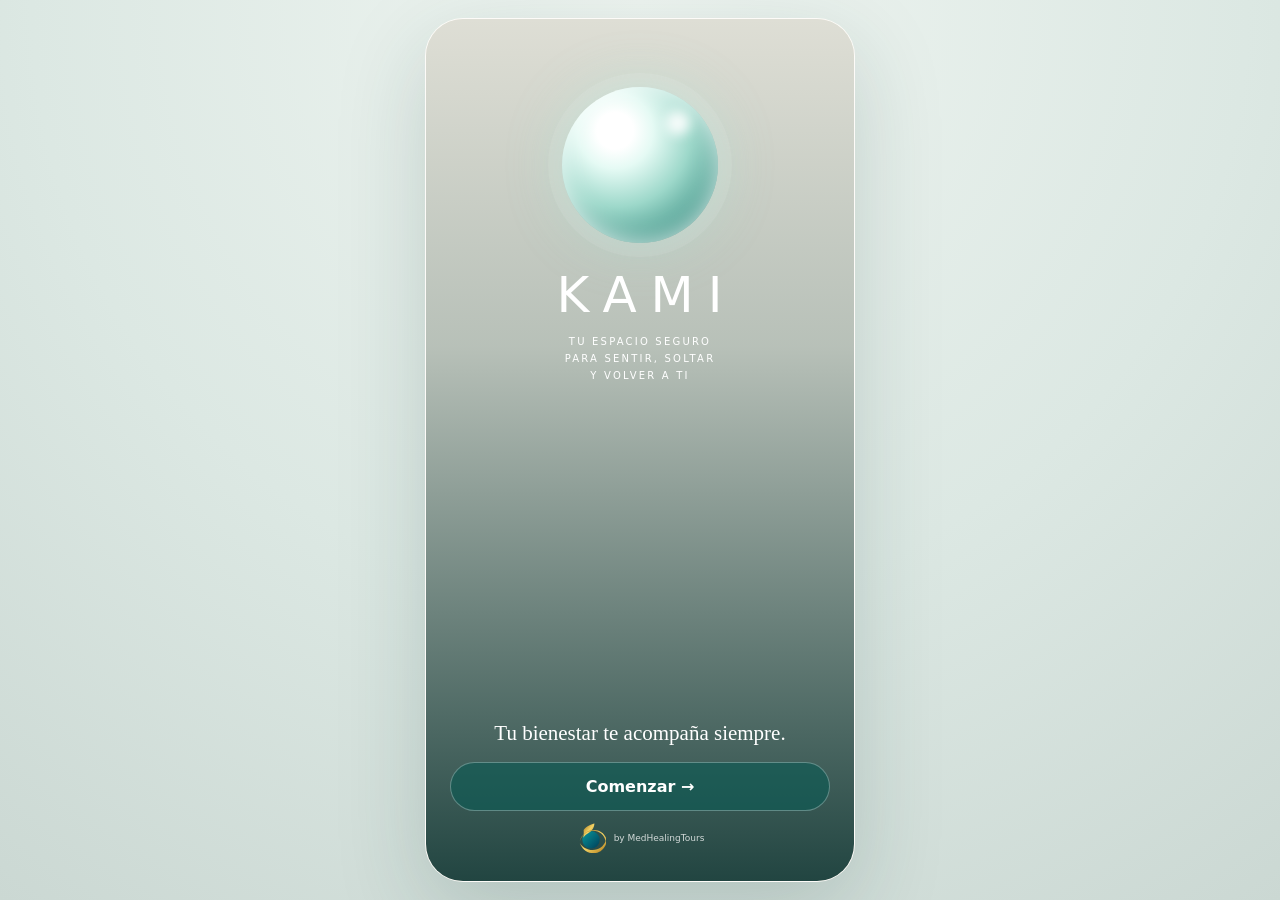
<file: index.html>
<!doctype html><html lang="es"><head><meta charset="utf-8"><meta name="viewport" content="width=device-width,initial-scale=1,viewport-fit=cover,user-scalable=no"><meta name="theme-color" content="#0b5954"><meta name="apple-mobile-web-app-capable" content="yes"><meta name="apple-mobile-web-app-status-bar-style" content="black-translucent"><meta name="apple-mobile-web-app-title" content="KAMI"><title>KAMI · MedHealingTours</title><style>html,body{margin:0;height:100%;background:#dce8e3;font-family:system-ui,-apple-system,sans-serif}body{display:grid;place-items:center}.loading{color:#0b5954;text-align:center}.orb{width:78px;height:78px;border-radius:50%;margin:0 auto 18px;background:radial-gradient(circle at 35% 28%,#fff,#dff8f0 35%,#69b6a7 70%,#0b5954);box-shadow:0 0 34px #87cdbc;animation:p 1.8s ease-in-out infinite}@keyframes p{50%{transform:scale(1.08) translateY(-3px)}}</style></head><body><div class="loading"><div class="orb"></div><p>Cargando KAMI…</p></div><script>(async()=>{const parts=['/v11/part1.txt','/v11/part2.txt','/v11/part34.txt','/v11/part5.txt','/v11/part6.txt','/v11/part7.txt'];const data=await Promise.all(parts.map(p=>fetch(p+'?v=11').then(r=>{if(!r.ok)throw new Error(p);return r.text()})));document.open();document.write(data.join(''));document.close()})().catch(()=>{document.body.innerHTML='<div style="padding:32px;text-align:center;color:#0b5954"><h2>KAMI</h2><p>No se pudo cargar la experiencia. Actualiza la página e inténtalo nuevamente.</p></div>'});</script></body></html>
</file>
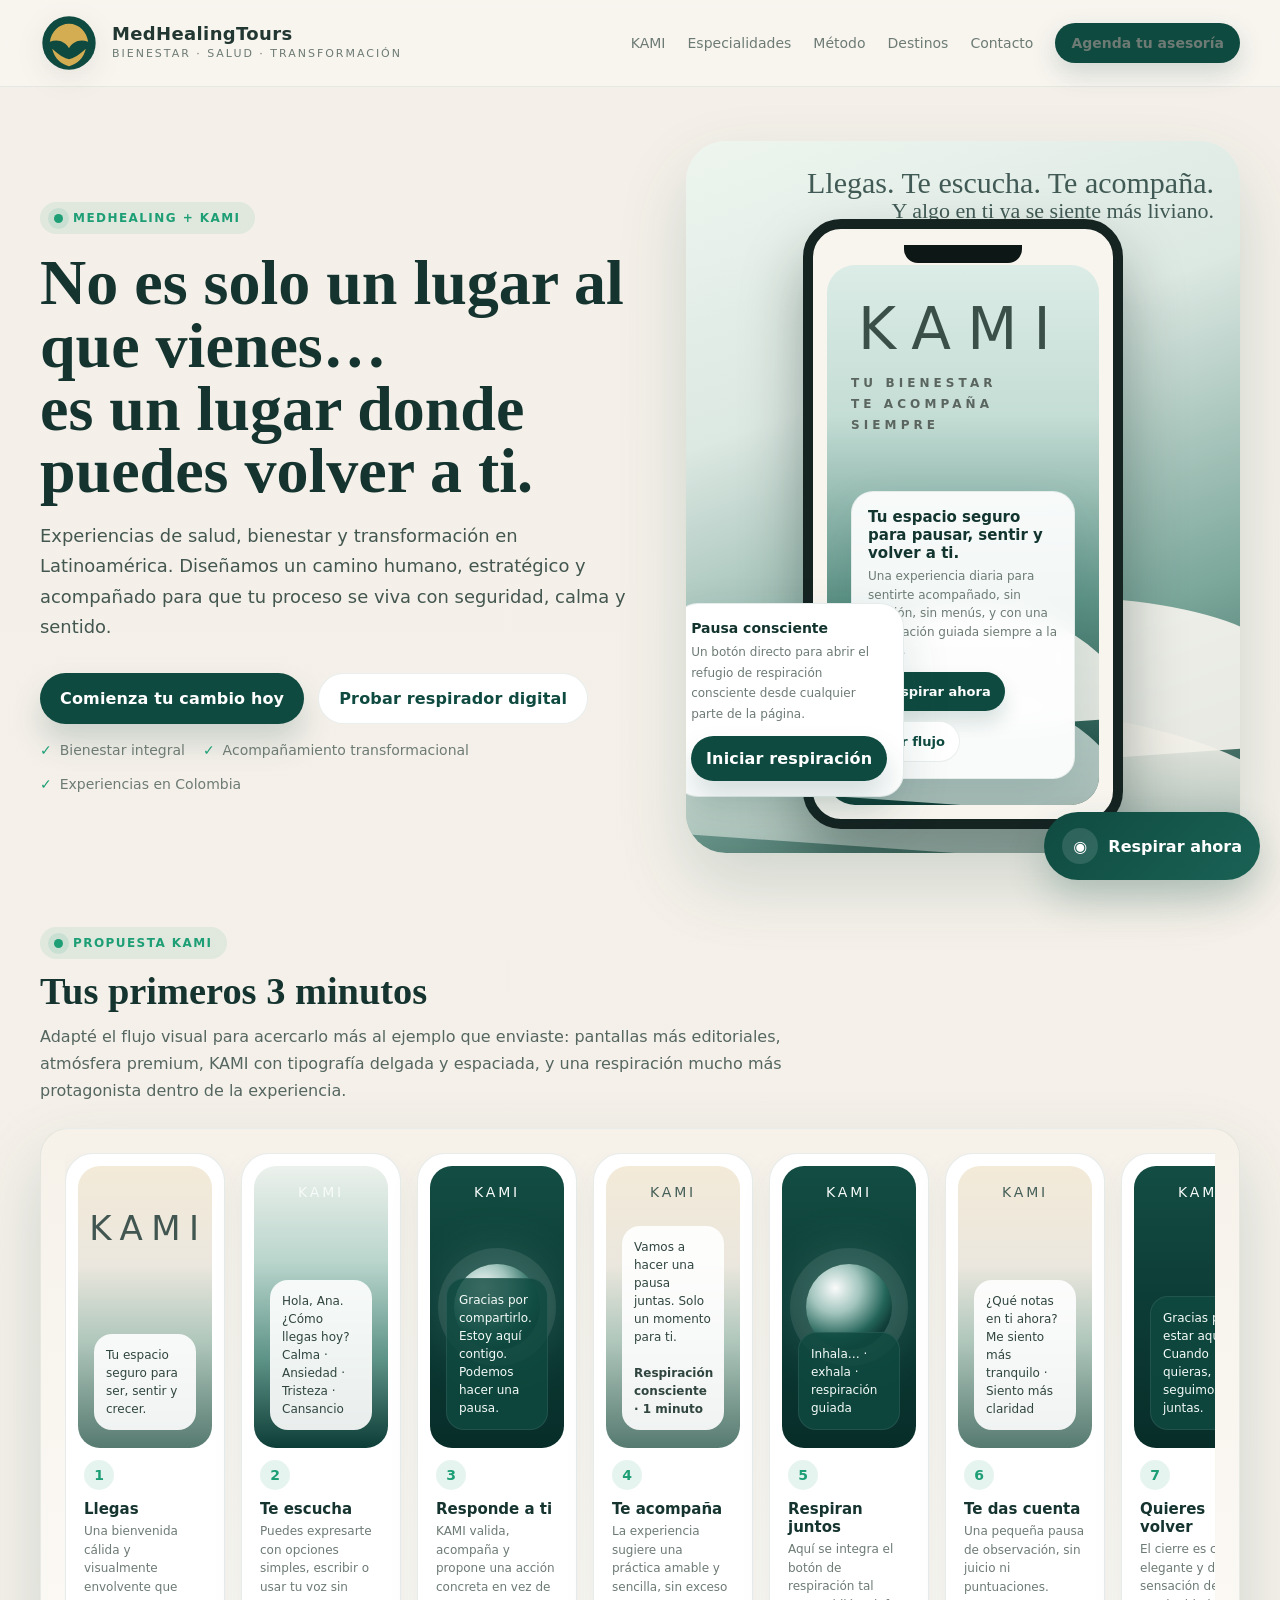
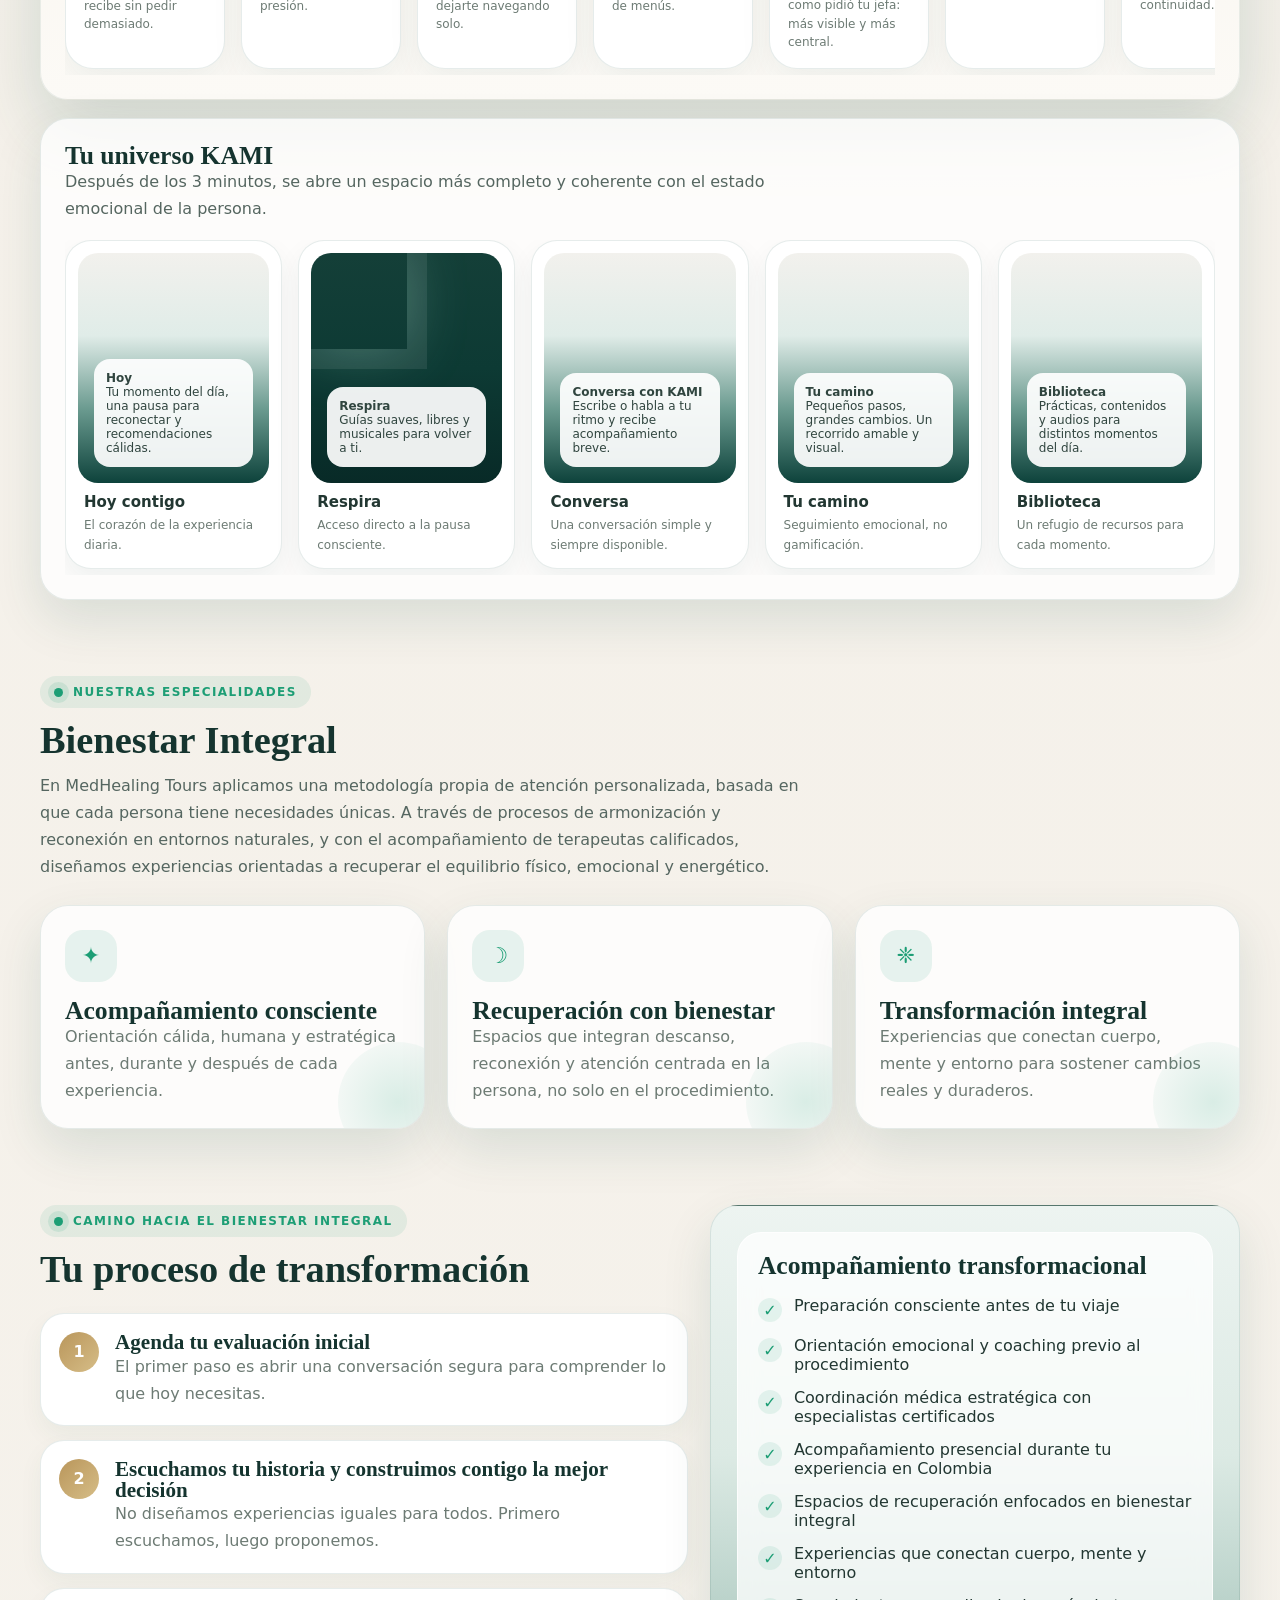
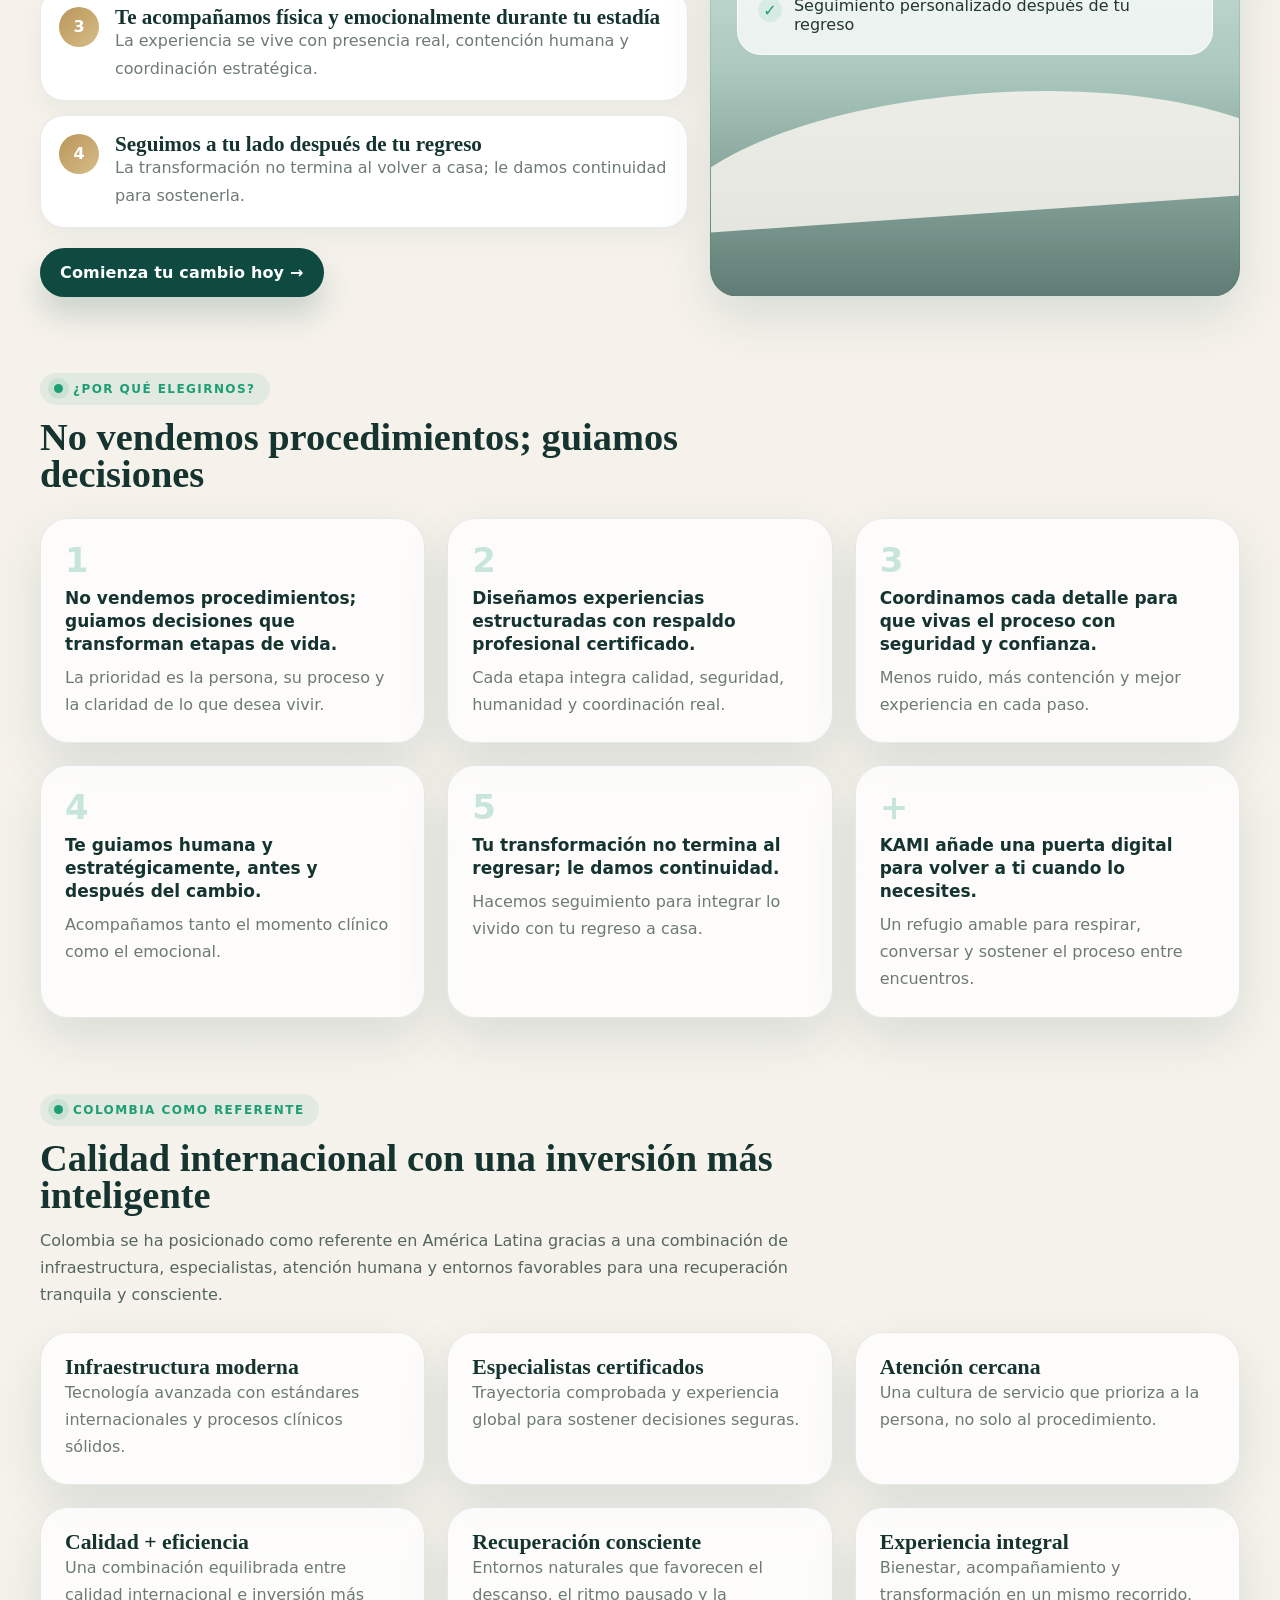
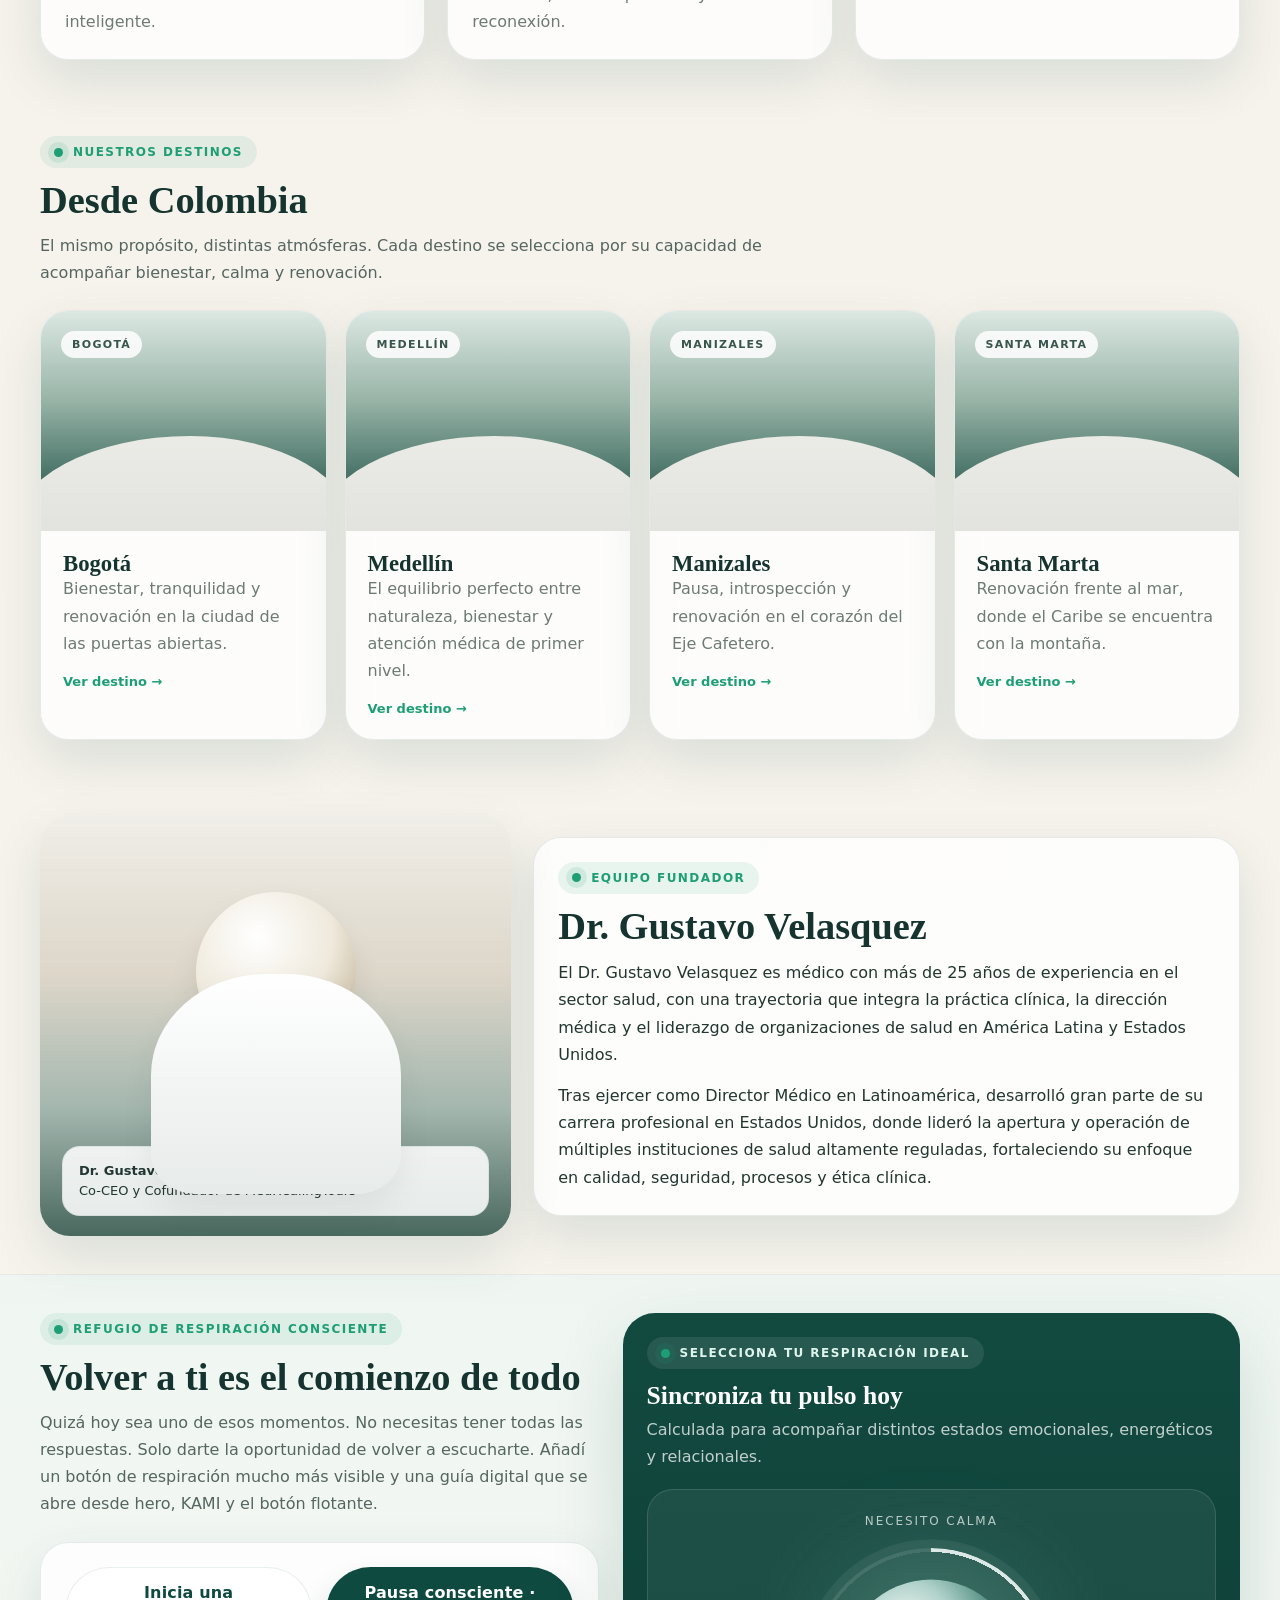
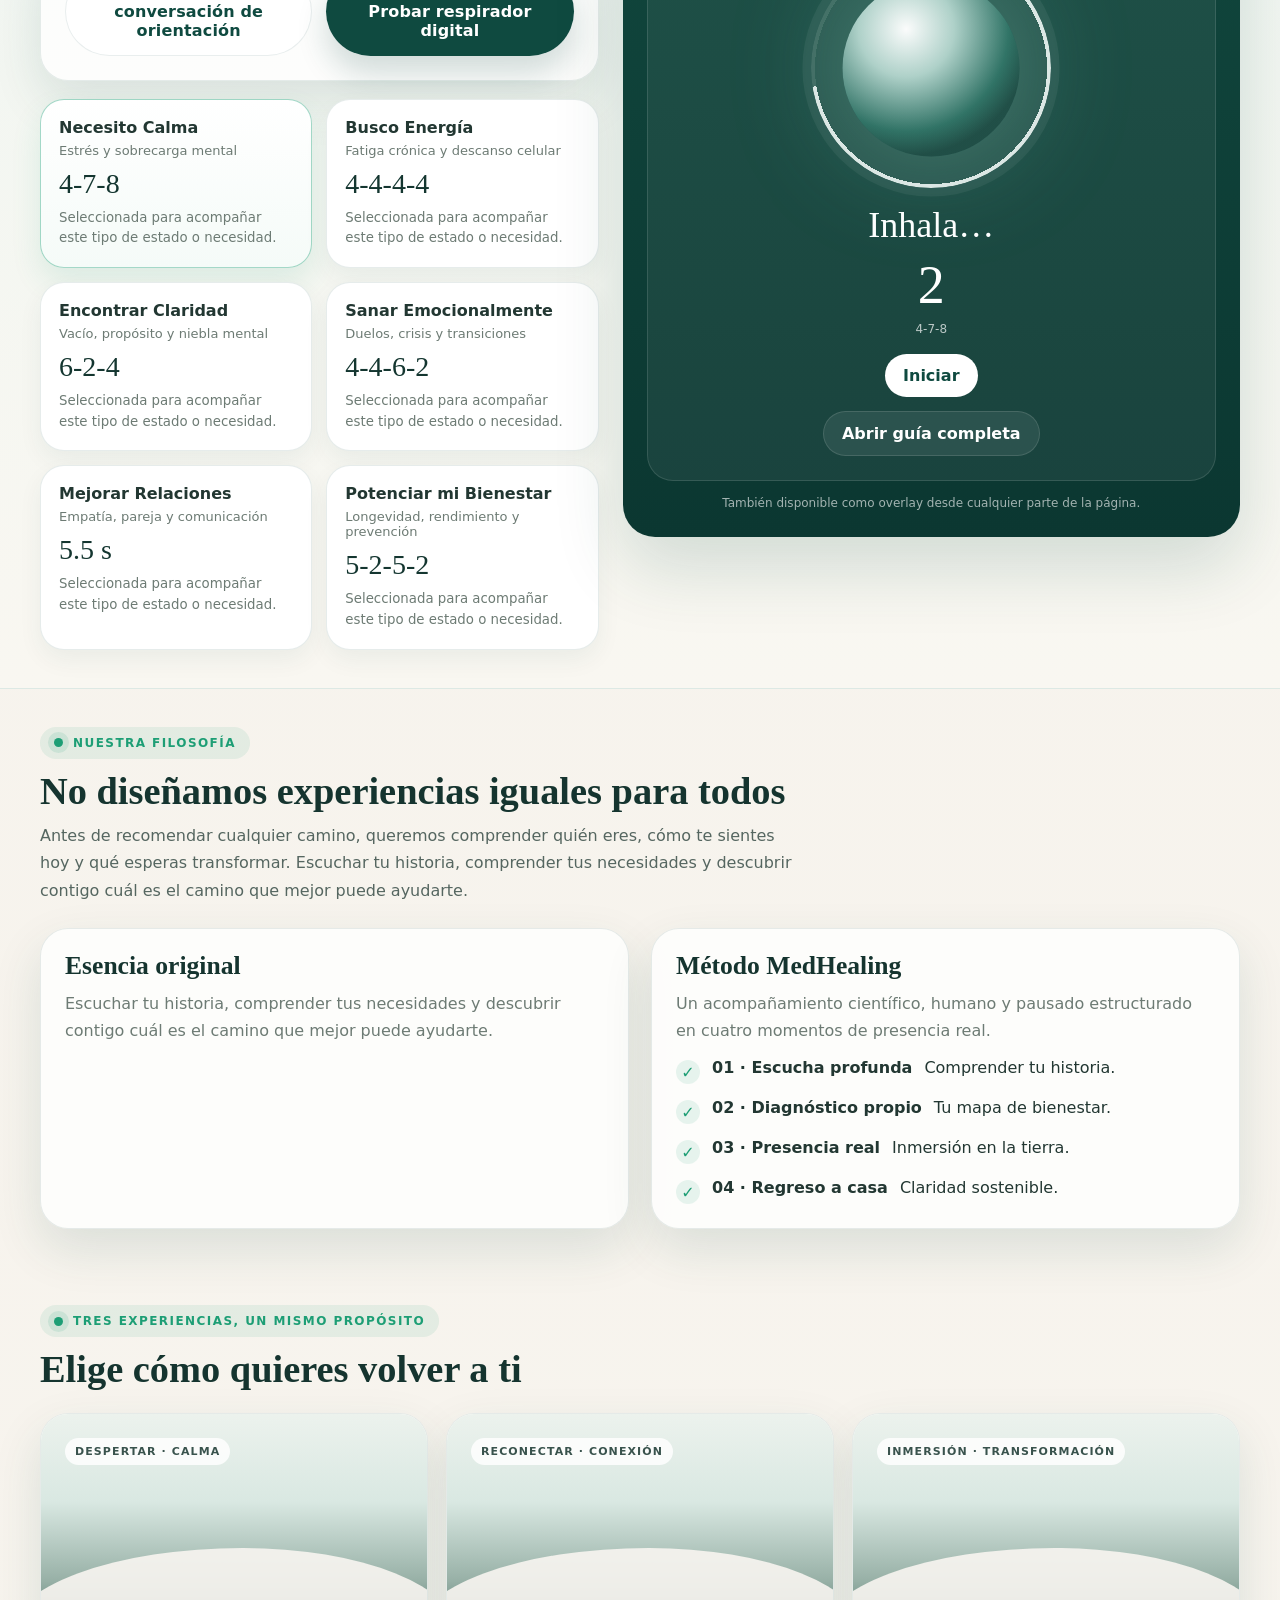
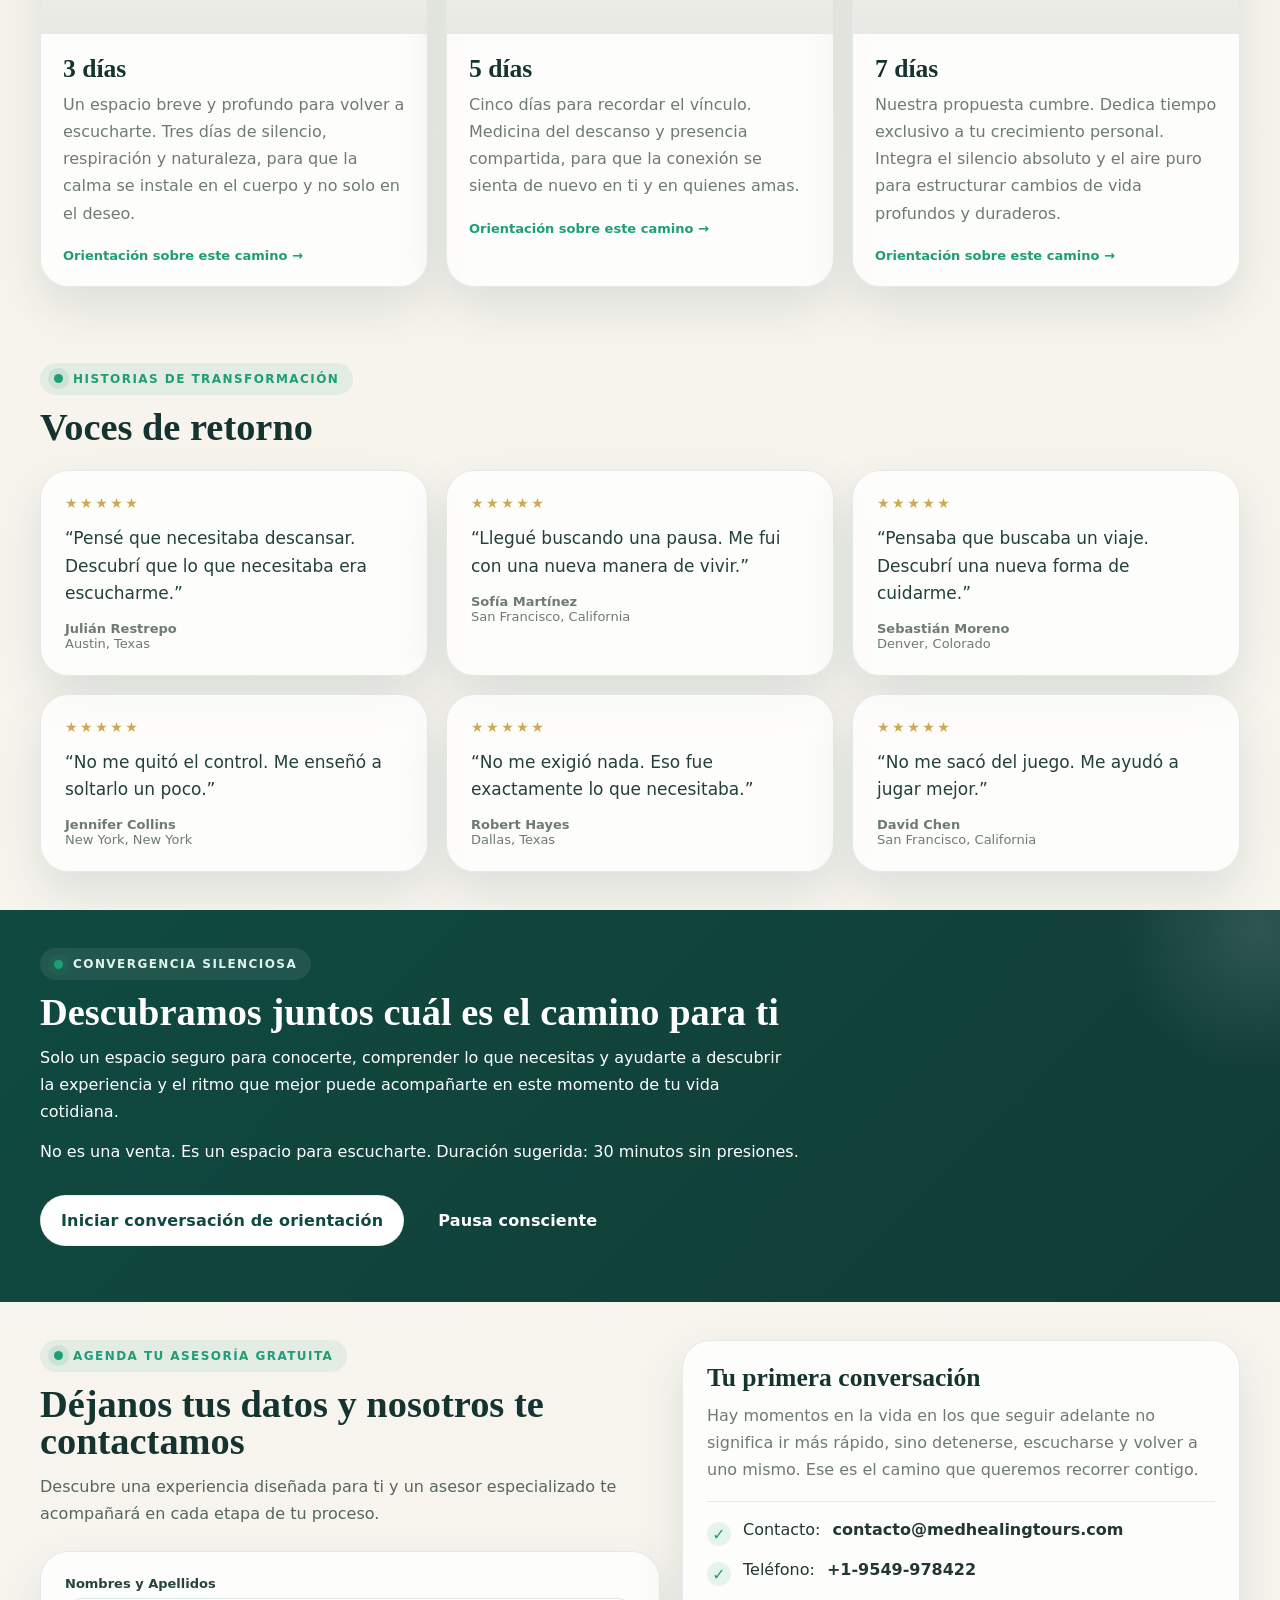
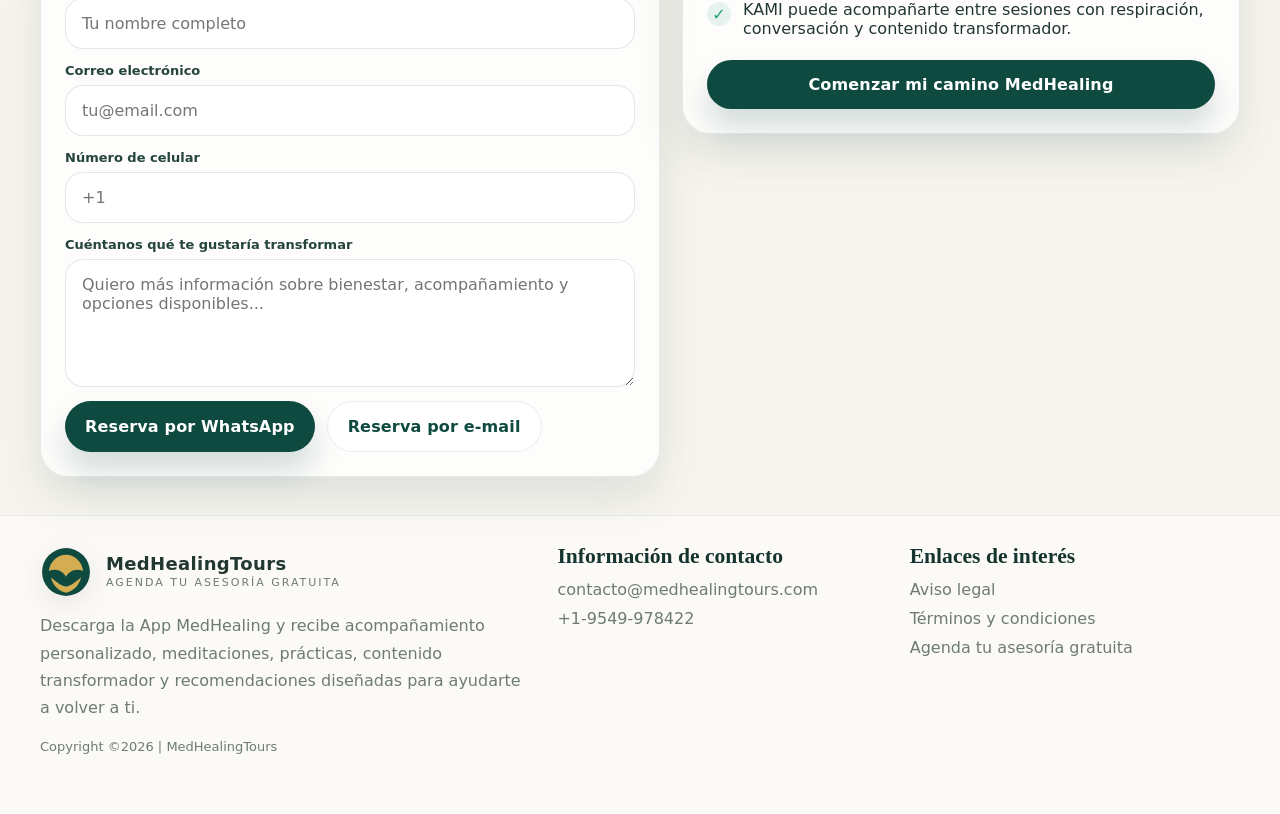
<file: v3/index.html>
<!doctype html><html lang="es"><head><meta charset="utf-8"><meta name="viewport" content="width=device-width,initial-scale=1"><title>MedHealingTours · KAMI</title><style>html,body{margin:0;min-height:100%;background:#f6f0e6;font-family:system-ui,sans-serif;color:#0f4a40}.loader{min-height:100vh;display:grid;place-items:center;text-align:center;padding:24px}.ring{width:56px;height:56px;border:4px solid rgba(15,74,64,.12);border-top-color:#1d9e75;border-radius:50%;animation:s 1s linear infinite;margin:0 auto 16px}@keyframes s{to{transform:rotate(360deg)}}</style></head><body><div class="loader"><div><div class="ring"></div><strong>Preparando tu espacio MedHealing…</strong></div></div><script>(async()=>{try{const files=[1,2,3,4,5,6].map(n=>`chunks/${n}.txt`);const parts=await Promise.all(files.map(f=>fetch(f,{cache:'no-store'}).then(r=>{if(!r.ok)throw new Error(f);return r.text()})));const html=parts.join('');document.open();document.write(html);document.close()}catch(e){document.body.innerHTML='<div class="loader"><div><strong>No pudimos abrir esta versión.</strong><p>Actualiza la página en unos segundos.</p></div></div>'}})();</script></body></html>
</file>
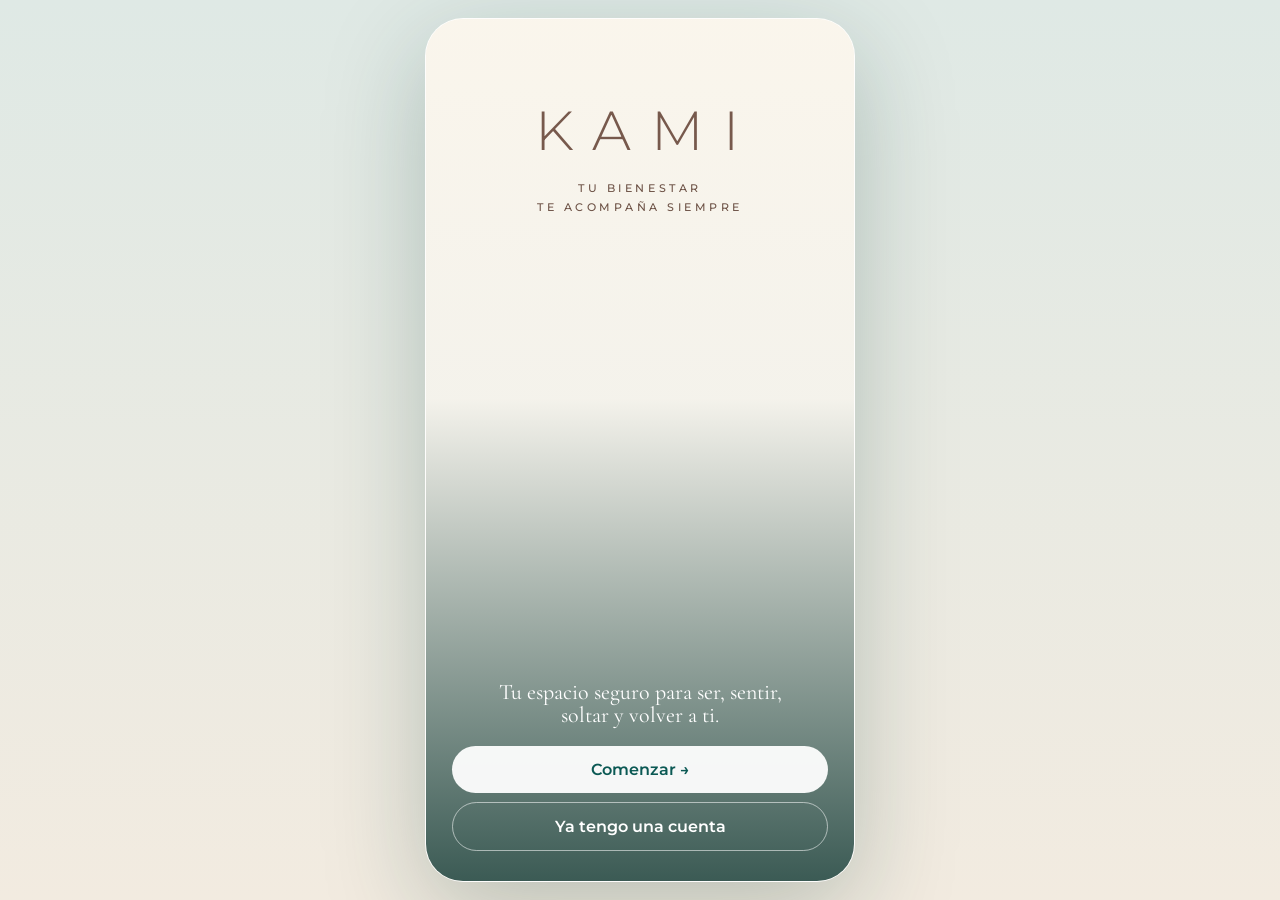
<file: v4/index.html>
<!doctype html><html lang="es"><head><meta charset="utf-8"><meta name="viewport" content="width=device-width,initial-scale=1"><title>KAMI · MedHealingTours</title><style>html,body{margin:0;min-height:100%;background:#f7f1e7;font-family:system-ui,sans-serif;color:#0b5954}.loader{min-height:100vh;display:grid;place-items:center;text-align:center;padding:24px}.ring{width:54px;height:54px;border:4px solid rgba(11,89,84,.12);border-top-color:#16766d;border-radius:50%;animation:s 1s linear infinite;margin:0 auto 14px}@keyframes s{to{transform:rotate(360deg)}}</style></head><body><div class="loader"><div><div class="ring"></div><strong>Abriendo tu espacio KAMI…</strong></div></div><script>(async()=>{try{const files=[1,2,3,4,5,6,7,8].map(n=>`chunks/${n}.txt`);const parts=await Promise.all(files.map(f=>fetch(f,{cache:'no-store'}).then(r=>{if(!r.ok)throw new Error(f);return r.text()})));document.open();document.write(parts.join(''));document.close()}catch(e){document.body.innerHTML='<div class="loader"><div><strong>No pudimos abrir KAMI.</strong><p>Actualiza la página en unos segundos.</p></div></div>'}})();</script></body></html>
</file>
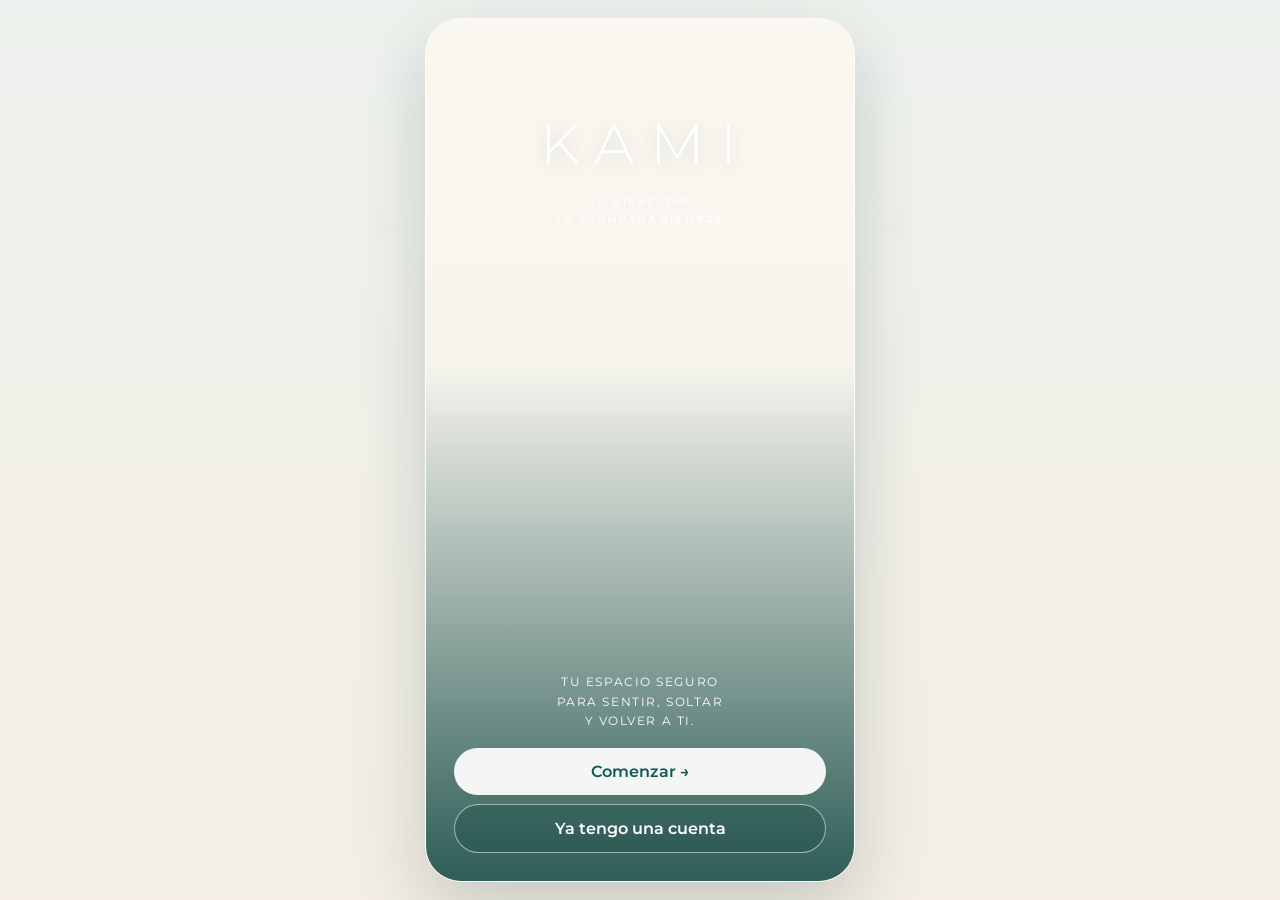
<file: v5/index.html>
<!doctype html><html lang="es"><head><meta charset="utf-8"><meta name="viewport" content="width=device-width,initial-scale=1"><title>KAMI · MedHealingTours</title><style>html,body{margin:0;min-height:100%;background:#f7f1e7;font-family:system-ui,sans-serif;color:#0d5a54}.loader{min-height:100vh;display:grid;place-items:center;text-align:center;padding:24px}.ring{width:52px;height:52px;border:4px solid rgba(13,90,84,.12);border-top-color:#1b786e;border-radius:50%;animation:s 1s linear infinite;margin:0 auto 16px}@keyframes s{to{transform:rotate(360deg)}}</style></head><body><div class="loader"><div><div class="ring"></div><strong>Preparando tu espacio KAMI…</strong></div></div><script>(async()=>{try{const files=[1,2,3,4,5,6,7].map(n=>`chunks/${n}.txt`);const parts=await Promise.all(files.map(f=>fetch(f,{cache:'no-store'}).then(r=>{if(!r.ok)throw new Error(f);return r.text()})));const html=parts.join('');document.open();document.write(html);document.close()}catch(e){document.body.innerHTML='<div class="loader"><div><strong>No pudimos abrir esta versión.</strong><p>Actualiza la página en unos segundos.</p></div></div>'}})();</script></body></html>
</file>
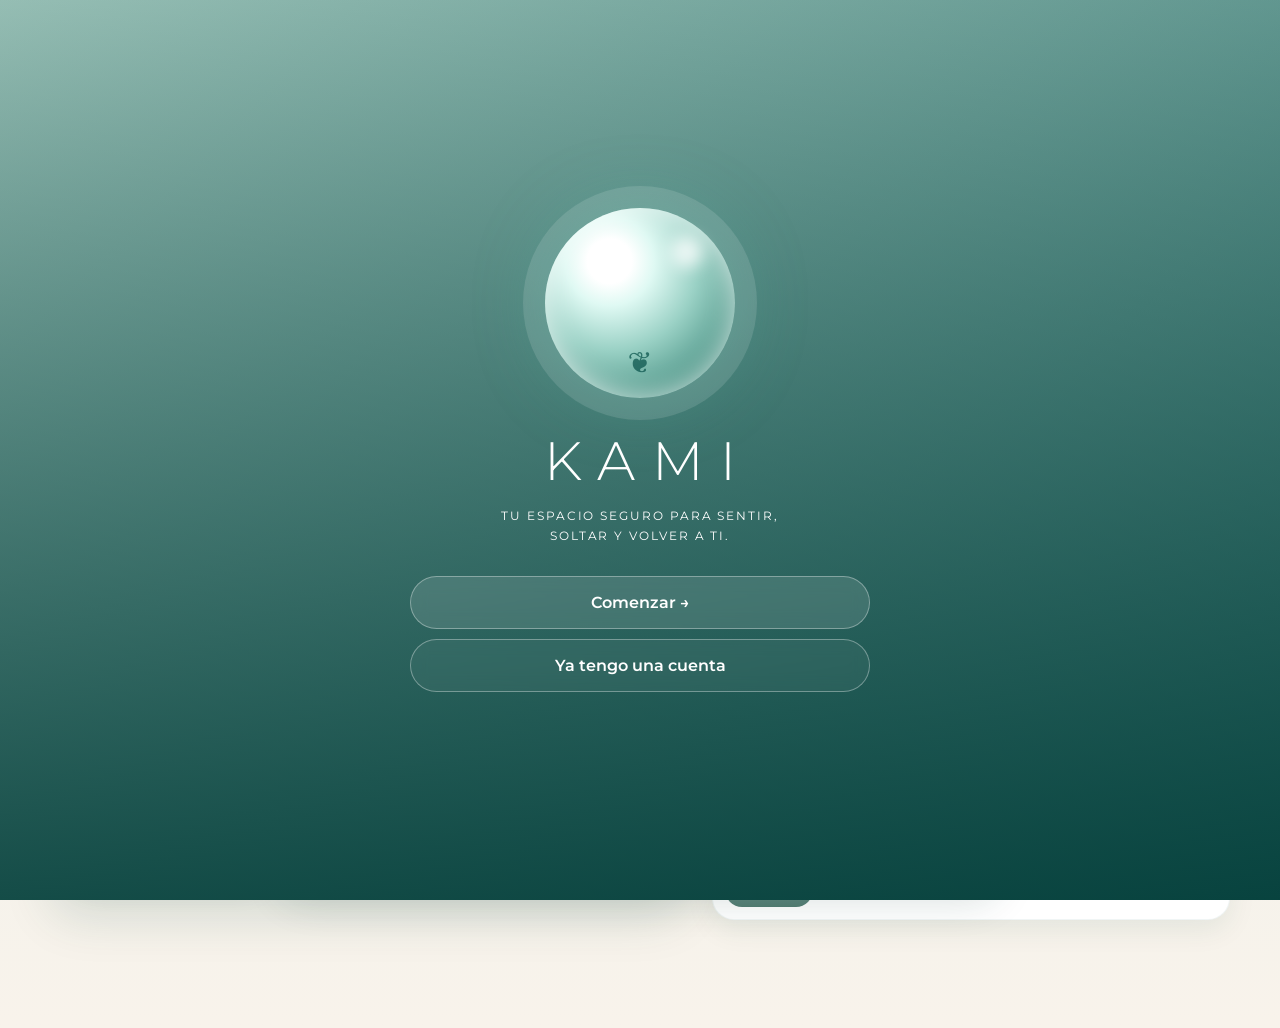
<file: webapp/index.html>
<!doctype html><html lang="es"><head><meta charset="utf-8"/><meta name="viewport" content="width=device-width,initial-scale=1,viewport-fit=cover"/><meta name="theme-color" content="#0c514b"/><title>KAMI · MedHealingTours</title><link rel="preconnect" href="https://fonts.googleapis.com"><link rel="preconnect" href="https://fonts.gstatic.com" crossorigin><link href="https://fonts.googleapis.com/css2?family=Cormorant+Garamond:wght@400;500;600&family=Montserrat:wght@300;400;500;600&display=swap" rel="stylesheet"><link rel="stylesheet" href="app.css"></head><body><div class="splash" id="splash"><div class="splash-card"><div class="orb kami-orb"></div><div class="kami-title">KAMI</div><p>Tu espacio seguro para sentir, soltar y volver a ti.</p><button onclick="startApp()">Comenzar →</button><button class="skip" onclick="skipSplash()">Ya tengo una cuenta</button></div></div><div class="app-shell"><header class="topbar"><div><div class="wordmark">KAMI</div><div class="topbrand">MEDHEALING TOURS</div></div><div class="avatar">A</div></header><main class="viewport"><section class="view active" id="view-home"><div class="content"><div class="hero-grid"><div><div class="kicker">HOY CONTIGO</div><h1 style="margin-top:8px">Hola, Ana.</h1><p class="sub" style="margin-top:10px">Me alegra verte aquí.<br>¿En qué te acompaño hoy?</p><div class="hero-card"><div class="kicker" style="color:#f1d6af">TU MOMENTO DE HOY</div><h2>Una pausa para reconectar</h2><div class="meta">2 minutos · respiración suave</div><div class="hero-actions"><button class="primary" onclick="goView('breath')">Respirar ahora <span>▶</span></button></div></div></div><div><div class="side-card brand-card"><img src="logo.svg" alt="MedHealing Tours"><div><div class="kicker">MEDHEALING TOURS</div><strong>Tu bienestar te acompaña siempre</strong><p>Bienestar integral, respiración consciente y acompañamiento transformacional en una misma experiencia.</p></div></div><div class="section-title">Sugerencias para ti</div><div class="quick-grid"><button class="quick" onclick="goView('breath')"><span class="ico">◌</span><b>Respira</b></button><button class="quick" onclick="toast('Diario listo para escribir')"><span class="ico">✎</span><b>Escribe</b></button><button class="quick" onclick="goView('kami')"><span class="ico">◉</span><b>KAMI</b></button><button class="quick" onclick="toast('Movimiento suave · 7 min')"><span class="ico">↗</span><b>Muévete</b></button><button class="quick" onclick="goView('library')"><span class="ico">☾</span><b>Descansa</b></button><button class="quick" onclick="toast('Experiencias MedHealing')"><span class="ico">⌁</span><b>Explora</b></button></div></div></div><div class="hero-grid" style="margin-top:26px"><div><div class="section-title">Hoy en MedHealing</div><div class="live-card"><span class="livepill">● En vivo ahora</span><h3>Meditación y reflexión diaria</h3><p>Hoy · 7:00 pm · 40 min · Encuentro guiado</p><button class="primary" onclick="toast('Lugar reservado')">Reservar mi lugar</button></div></div><div><div class="section-title">Para volver más tarde</div><div class="stack"><div class="list-card"><div class="thumb"></div><div><h3>Grabación de hoy</h3><p>Vuelve al encuentro a tu ritmo cuando lo necesites.</p></div><button class="play">▶</button></div><div class="list-card"><div class="thumb" style="background:linear-gradient(180deg,#b5cfc7,#537d73)"></div><div><h3>Para esta noche</h3><p>Soltar el día y prepararte para descansar · 20 min.</p></div><button class="play">▶</button></div></div></div></div></div></section><section class="view" id="view-checkin"><div class="content"><div class="checkin-card"><div class="checkin-head"><div class="kicker">KAMI TE ESCUCHA</div><h2 style="margin-top:8px">Hola, Ana.</h2><p class="sub">Estoy aquí para escucharte.<br>¿Cómo llegas hoy?</p><div class="orb kami-orb"></div></div><div class="moods"><button class="mood" onclick="chooseMood('calma')">Calma</button><button class="mood" onclick="chooseMood('ansiedad')">Ansiedad</button><button class="mood" onclick="chooseMood('tristeza')">Tristeza</button><button class="mood" onclick="chooseMood('cansancio')">Cansancio</button><button class="mood" onclick="chooseMood('motivación')">Bien / Motivación</button></div><div class="listen-actions"><button class="soft-btn" onclick="toast('Micrófono listo')">🎙 Cuéntame por voz</button><button class="soft-btn" onclick="toggleWrite()">✎ Escríbeme aquí</button></div><textarea id="writeBox" style="display:none;width:100%;min-height:110px;margin-top:14px;border:1px solid rgba(11,89,84,.1);border-radius:20px;padding:14px;resize:none" placeholder="Cuéntame cómo te sientes..."></textarea></div></div></section><section class="view" id="view-breath"><div class="content"><div class="breath-layout"><div><div class="kicker">REFUGIO DE RESPIRACIÓN</div><h2 style="margin-top:8px">Respira conmigo</h2><p class="sub">Elige el ritmo que mejor encaje con lo que necesitas hoy.</p><div class="pattern-list" id="patterns"></div></div><div class="breath-stage"><div class="kicker" style="color:#dceee8" id="patternName">Necesito calma</div><div class="orb-wrap"><div class="ring" id="progressRing"></div><div class="orb" id="breathOrb"></div></div><div class="phase" id="phase">Prepárate</div><div class="count" id="count">—</div><div class="breath-meta" id="breathMeta">4 · 7 · 8 · 02:00</div><div class="breath-controls"><button class="main" id="startBreath" onclick="startBreathing()">Iniciar</button><button class="soft" onclick="pauseBreathing()" id="pauseBreath">Pausar</button><button class="soft" onclick="resetBreathing()">Reiniciar</button></div></div></div></div></section><section class="view" id="view-kami"><div class="content"><div class="chat-grid"><div class="kami-panel"><div class="orb kami-orb"></div><div class="kicker">KAMI</div><h2 style="margin-top:8px">Estoy aquí para escucharte</h2><p class="sub">Puedes escribir o hablar lo que sientes. Sin presión y a tu ritmo.</p><div class="suggestions"><button onclick="quickChat(this)">Me siento ansiosa hoy…</button><button onclick="quickChat(this)">Necesito ordenar lo que siento…</button><button onclick="quickChat(this)">Quiero una práctica para este momento…</button><button onclick="quickChat(this)">Solo quiero desahogarme…</button></div></div><div class="chat-panel"><div class="chat" id="chat"><div class="bubble k">Hola, Ana. Estoy aquí contigo. Cuéntame lo que necesites.</div></div><div class="chatinput"><input id="chatInput" placeholder="Escribe o habla con KAMI"><button onclick="sendChat()">➤</button></div></div></div></div></section><section class="view" id="view-library"><div class="content"><div class="kicker">BIBLIOTECA</div><h2 style="margin-top:8px">Un refugio para cada momento</h2><p class="sub">Meditaciones, lecturas, sonidos y prácticas para acompañarte.</p><div class="library-grid" style="margin-top:20px"><article class="library-card"><div class="lib-img"></div><div class="lib-body"><b>Calma en 5 minutos</b><span>Meditación · 5 min</span></div></article><article class="library-card"><div class="lib-img" style="background:linear-gradient(180deg,#c3d7d1,#537b73)"></div><div class="lib-body"><b>Cuando el cuerpo pide parar</b><span>Lectura · 7 min</span></div></article><article class="library-card"><div class="lib-img" style="background:linear-gradient(180deg,#c9d9d5,#607e76)"></div><div class="lib-body"><b>El lujo de no hacer nada</b><span>Lectura · 7 min</span></div></article><article class="library-card"><div class="lib-img" style="background:linear-gradient(180deg,#bbcfc9,#4d746b)"></div><div class="lib-body"><b>Soltar la ansiedad</b><span>Audio · 8 min</span></div></article><article class="library-card"><div class="lib-img" style="background:linear-gradient(180deg,#d1ddd9,#667f78)"></div><div class="lib-body"><b>Dormir mejor</b><span>Serie · 6 episodios</span></div></article><article class="library-card"><div class="lib-img" style="background:linear-gradient(180deg,#cbdad5,#587970)"></div><div class="lib-body"><b>Posponer nuestro bienestar</b><span>Lectura · 7 min</span></div></article></div></div></section><section class="view" id="view-profile"><div class="content"><div class="profile-grid"><div class="profile-card"><div class="kicker">TU ESPACIO</div><h2 style="margin-top:8px">Ana</h2><p class="sub">Tu recorrido MedHealing</p><div class="stats"><div class="stat"><b>7</b><small>pausas</small></div><div class="stat"><b>18</b><small>minutos</small></div><div class="stat"><b>3</b><small>días</small></div></div><div class="section-title">Mi espacio</div><div class="stack"><div class="list-card"><div>♡</div><div><h3>Mis cartas guardadas</h3><p>Reflexiones y mensajes que elegiste conservar.</p></div></div><div class="list-card"><div>▣</div><div><h3>Mis inscripciones</h3><p>Retiros y talleres próximos.</p></div></div><div class="list-card"><div>⚙</div><div><h3>Ajustes</h3><p>Privacidad, idioma y preferencias.</p></div></div></div></div><div class="experience-card"><div class="kicker" style="color:#f1d6af">MÁS ALLÁ DE LA APP</div><h2>Volver a ti</h2><p>Experiencias MedHealing en Colombia: Despertar · 3 días, Reconectar · 5 días e Inmersión · 7 días.</p><button class="primary" onclick="toast('Orientación solicitada')">Conocer caminos →</button></div></div></div></section></main><nav class="bottom-nav"><button class="active" data-view="home" onclick="goView('home',this)"><span>⌂</span>Hoy</button><button data-view="checkin" onclick="goView('checkin',this)"><span>◌</span>Sentirme</button><button class="kami-nav" data-view="kami" onclick="goView('kami',this)"><span>◉</span>KAMI</button><button data-view="library" onclick="goView('library',this)"><span>▤</span>Biblioteca</button><button data-view="profile" onclick="goView('profile',this)"><span>○</span>Tú</button></nav></div><div class="toast" id="toast"></div><script src="app.js"></script></body></html>
</file>
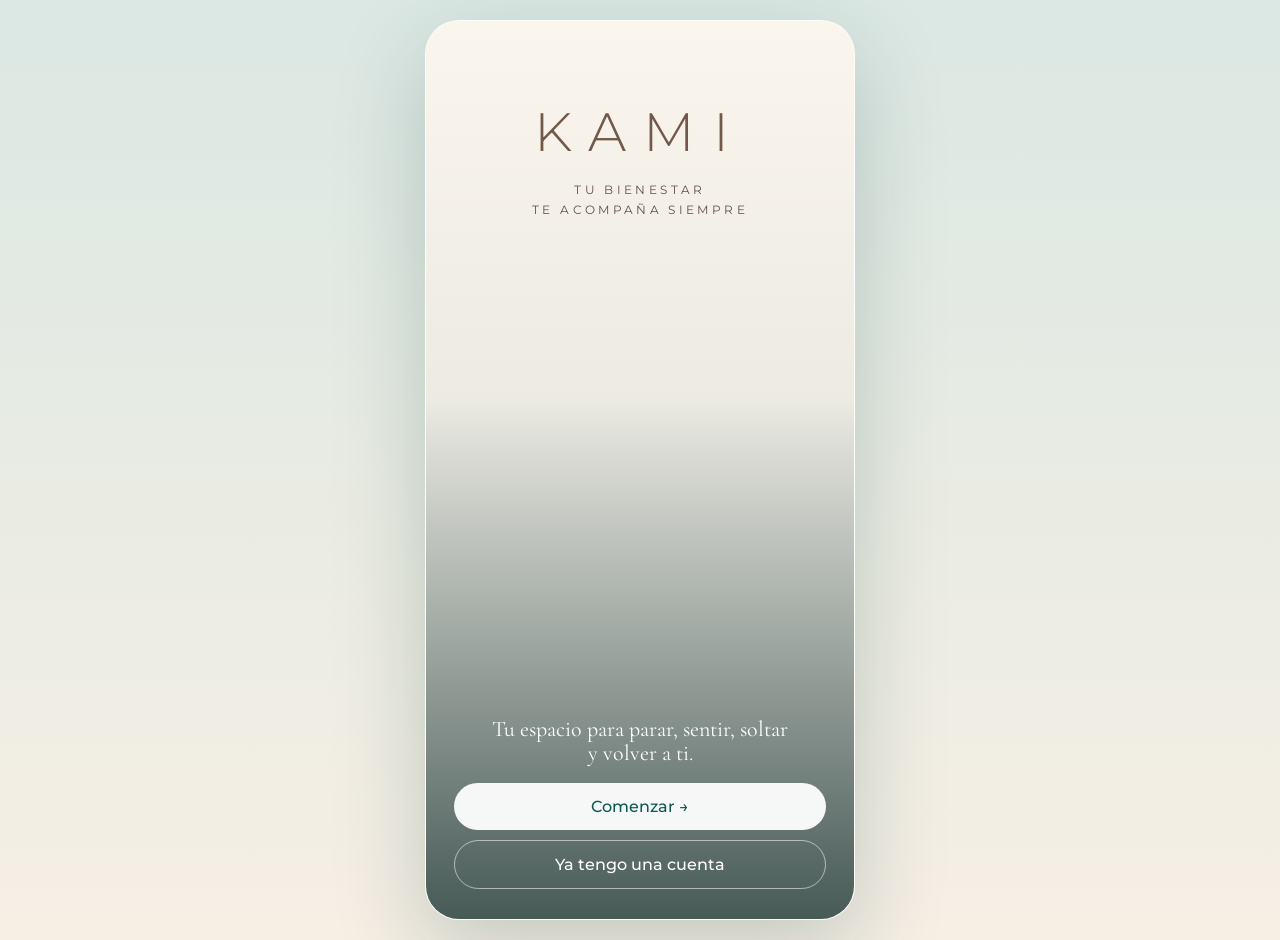
<file: phase1-preview.html>
<!doctype html><html lang="es"><head><meta charset="utf-8"><meta name="viewport" content="width=device-width,initial-scale=1,viewport-fit=cover"><title>KAMI · MedHealingTours</title><link rel="preconnect" href="https://fonts.googleapis.com"><link rel="preconnect" href="https://fonts.gstatic.com" crossorigin><link href="https://fonts.googleapis.com/css2?family=Cormorant+Garamond:wght@400;500;600&family=Montserrat:wght@300;400;500;600&display=swap" rel="stylesheet"><style>
:root{--teal:#0b5954;--teal2:#147a70;--sea:#76aaa0;--cream:#f6efe2;--cream2:#eee2d2;--gold:#b89562;--ink:#243b39;--muted:#7d7b73;--white:#fff;--shadow:0 18px 50px rgba(25,67,63,.14)}*{box-sizing:border-box}html,body{margin:0;min-height:100%;background:linear-gradient(180deg,#dbe8e3,#f6efe4);color:var(--ink);font-family:Montserrat,Arial,sans-serif}button,input,textarea{font:inherit}.stage{min-height:100vh;display:grid;place-items:center;padding:20px}.phone{width:min(430px,100vw);height:min(900px,100vh);background:#fbf8f1;border-radius:34px;overflow:hidden;position:relative;box-shadow:0 30px 90px rgba(20,65,61,.22);border:1px solid rgba(255,255,255,.75)}.screen{position:absolute;inset:0;overflow:auto;background:#fbf8f1;padding-bottom:92px}.screen.full{padding-bottom:0}.hidden{display:none!important}.kami{font-family:Montserrat,sans-serif;font-weight:300;letter-spacing:.32em;text-transform:uppercase}.kami.sm{font-size:20px}.kami.lg{font-size:54px}.serif{font-family:"Cormorant Garamond",serif}.page{padding:24px 20px 110px}.top{display:flex;align-items:center;justify-content:space-between;gap:12px}.brandnote{font-size:10px;letter-spacing:.12em;text-transform:uppercase;color:var(--gold)}.title{font-family:"Cormorant Garamond",serif;font-size:33px;line-height:1.03;margin:10px 0 7px;font-weight:500}.muted{color:var(--muted);line-height:1.55}.heroWelcome{position:absolute;inset:0;background:linear-gradient(180deg,rgba(251,238,219,.2) 0%,rgba(38,54,50,.07) 42%,rgba(20,46,43,.78) 100%),url('https://images.unsplash.com/photo-1500530855697-b586d89ba3ee?auto=format&fit=crop&w=1200&q=88') center/cover}.welcomeContent{position:relative;z-index:2;height:100%;display:flex;flex-direction:column;align-items:center;text-align:center;padding:78px 28px 30px;color:white}.welcomeContent .kami{color:#725849;text-shadow:0 1px 1px rgba(255,255,255,.25)}.tagline{font-size:12px;letter-spacing:.28em;text-transform:uppercase;line-height:1.65;color:#674f42;margin-top:15px}.welcomeSpacer{flex:1}.btn{border:0;border-radius:999px;padding:14px 20px;font-weight:500;cursor:pointer;transition:.2s}.btn:active{transform:scale(.98)}.btn.light{background:rgba(255,255,255,.94);color:var(--teal)}.btn.teal{background:var(--teal);color:white}.btn.ghost{background:transparent;border:1px solid rgba(255,255,255,.55);color:white}.btn.line{background:transparent;border:1px solid rgba(11,89,84,.2);color:var(--teal)}.btn.block{width:100%}.listenBg{min-height:100%;background:radial-gradient(circle at 50% 24%,rgba(255,255,255,.96),rgba(246,239,226,.96) 38%,#e5ede8 100%)}.orb{width:172px;height:172px;margin:34px auto 22px;border-radius:50%;background:radial-gradient(circle at 36% 30%,#fff 0 13%,#dff9f3 25%,#9bd1c4 52%,#3d8b7e 77%,#0b5954 100%);box-shadow:0 0 0 16px rgba(255,255,255,.22),0 0 55px rgba(36,145,124,.35),inset 0 0 25px rgba(255,255,255,.85);position:relative;animation:float 5s ease-in-out infinite}.orb:after{content:"";position:absolute;inset:34%;background:rgba(255,255,255,.85);filter:blur(16px);border-radius:50%}@keyframes float{50%{transform:translateY(-5px) scale(1.025)}}.actionGrid{display:grid;grid-template-columns:1fr 1fr;gap:12px;margin-top:26px}.action{background:white;border:1px solid rgba(11,89,84,.08);border-radius:22px;padding:17px 12px;text-align:center;box-shadow:0 10px 26px rgba(27,75,68,.06);cursor:pointer;color:var(--ink)}.action .ico{font-size:25px;margin-bottom:7px}.action small{display:block;color:var(--muted);margin-top:5px;line-height:1.35}.writeBox{margin-top:14px;background:white;border-radius:22px;border:1px solid rgba(11,89,84,.08);padding:12px;box-shadow:0 10px 24px rgba(27,75,68,.05)}.writeBox textarea{width:100%;min-height:80px;border:0;outline:0;resize:none;background:transparent;color:var(--ink)}.response{min-height:100%;background:linear-gradient(180deg,#0d655f,#073f3c);color:white}.response .page{display:flex;min-height:100%;flex-direction:column}.response .kami,.response .muted{color:white}.response .muted{opacity:.78}.responseCard{margin-top:auto;margin-bottom:30px;background:rgba(255,255,255,.1);border:1px solid rgba(255,255,255,.15);border-radius:30px;padding:22px;backdrop-filter:blur(14px)}.leaf{font-size:36px;margin:18px 0}.nav{position:absolute;left:12px;right:12px;bottom:12px;height:68px;display:grid;grid-template-columns:repeat(3,1fr);background:rgba(255,255,255,.91);backdrop-filter:blur(18px);border:1px solid rgba(11,89,84,.08);border-radius:24px;box-shadow:0 12px 35px rgba(23,63,58,.14);z-index:30}.nav button{border:0;background:transparent;color:#6c7d79;font-size:11px;cursor:pointer}.nav button b{display:block;font-size:21px;margin-bottom:3px;font-weight:400}.nav button.active{color:var(--teal);font-weight:600}.todayHero{height:320px;border-radius:30px;overflow:hidden;position:relative;background:linear-gradient(180deg,rgba(7,52,48,.06),rgba(7,52,48,.78)),url('https://images.unsplash.com/photo-1500534314209-a25ddb2bd429?auto=format&fit=crop&w=1000&q=88') center/cover;box-shadow:var(--shadow);color:white;margin-top:18px}.todayHeroInner{position:absolute;inset:0;padding:21px;display:flex;flex-direction:column;justify-content:flex-end}.pill{display:inline-flex;align-items:center;gap:7px;width:max-content;border-radius:999px;padding:8px 11px;font-size:10px;letter-spacing:.08em;text-transform:uppercase;background:rgba(255,255,255,.15);backdrop-filter:blur(10px)}.pill.live{background:#b74f40}.todayHero h2{font-family:"Cormorant Garamond",serif;font-size:29px;line-height:1;margin:10px 0 6px}.meta{font-size:11px;opacity:.85}.sectionTitle{font-family:"Cormorant Garamond",serif;font-size:25px;margin:28px 0 12px}.rowCard{display:flex;gap:13px;align-items:center;background:white;border-radius:23px;padding:12px;margin-bottom:12px;box-shadow:0 9px 26px rgba(35,69,64,.07);border:1px solid rgba(11,89,84,.05);cursor:pointer}.rowPic{width:92px;height:92px;border-radius:18px;background-size:cover;background-position:center;flex:none}.rowCard h3{font-family:"Cormorant Garamond",serif;font-size:20px;line-height:1.05;margin:0 0 5px}.rowCard p{font-size:11px;color:var(--muted);margin:0;line-height:1.4}.dailyLetter{height:225px;border-radius:28px;overflow:hidden;position:relative;background:linear-gradient(180deg,rgba(255,255,255,.05),rgba(9,57,53,.58)),url('https://images.unsplash.com/photo-1490750967868-88aa4486c946?auto=format&fit=crop&w=900&q=88') center/cover;box-shadow:var(--shadow);color:white;cursor:pointer}.dailyLetter>div{position:absolute;inset:0;padding:20px;display:flex;flex-direction:column;justify-content:flex-end}.dailyLetter h3{font-family:"Cormorant Garamond",serif;font-size:27px;margin:4px 0}.experienceHero{height:250px;border-radius:28px;overflow:hidden;position:relative;background:linear-gradient(180deg,rgba(9,40,37,.08),rgba(9,40,37,.7)),url('https://images.unsplash.com/photo-1506744038136-46273834b3fb?auto=format&fit=crop&w=1000&q=88') center/cover;color:white;box-shadow:var(--shadow)}.experienceHero>div{position:absolute;inset:0;padding:20px;display:flex;flex-direction:column;justify-content:flex-end}.experienceHero h3{font-family:"Cormorant Garamond",serif;font-size:28px;margin:4px 0}.chatLog{display:flex;flex-direction:column;gap:11px;margin:22px 0 18px}.bubble{max-width:84%;padding:13px 15px;border-radius:20px;line-height:1.48;font-size:13px}.bubble.k{background:white;border:1px solid rgba(11,89,84,.07);box-shadow:0 8px 22px rgba(35,69,64,.06)}.bubble.u{align-self:flex-end;background:var(--teal);color:white}.suggestions{display:grid;gap:9px}.suggestions button{border:1px solid rgba(11,89,84,.1);background:white;border-radius:18px;padding:13px;text-align:left;color:var(--ink)}.stickyWrite{position:sticky;bottom:82px;background:linear-gradient(180deg,rgba(251,248,241,0),#fbf8f1 22%);padding-top:23px;display:flex;gap:8px}.stickyWrite input{flex:1;border:1px solid rgba(11,89,84,.13);border-radius:19px;padding:13px 14px;outline:0;background:white}.stickyWrite button{width:46px;border:0;border-radius:50%;background:var(--teal);color:white}.voiceBar{background:#edf4f0;border-radius:18px;padding:13px;margin-top:16px;display:flex;align-items:center;justify-content:space-between;gap:12px}.voiceBar b{font-size:12px}.voiceBar small{display:block;color:var(--muted);font-size:10px;margin-top:4px}.spaceCard{background:white;border-radius:25px;padding:17px;margin-bottom:12px;border:1px solid rgba(11,89,84,.06);box-shadow:0 8px 24px rgba(35,69,64,.06)}.savedGrid{display:grid;grid-template-columns:repeat(3,1fr);gap:9px}.saved{aspect-ratio:.74;border-radius:18px;background-size:cover;background-position:center;position:relative;overflow:hidden}.saved:after{content:"";position:absolute;inset:0;background:linear-gradient(transparent 45%,rgba(13,56,52,.72))}.saved span{position:absolute;z-index:2;bottom:9px;left:8px;right:8px;color:white;font-size:9px}.screenHead{padding:20px;display:flex;align-items:center;justify-content:space-between;position:sticky;top:0;background:rgba(251,248,241,.88);backdrop-filter:blur(14px);z-index:5}.back{border:0;background:rgba(255,255,255,.8);width:42px;height:42px;border-radius:50%;color:var(--teal);font-size:19px}.liveFull{background:#073f3c;color:white}.liveFull .screenHead{background:rgba(7,63,60,.75)}.livePhoto{height:270px;background:linear-gradient(180deg,rgba(7,63,60,.12),rgba(7,63,60,.75)),url('https://images.unsplash.com/photo-1506126613408-eca07ce68773?auto=format&fit=crop&w=1000&q=88') center/cover;position:relative}.liveBadge{position:absolute;left:20px;bottom:20px}.player{text-align:center;padding:26px 24px}.player h2{font-family:"Cormorant Garamond",serif;font-size:31px;line-height:1;margin:8px 0}.playCircle{width:72px;height:72px;border-radius:50%;border:0;background:white;color:var(--teal);font-size:24px;margin:24px 0}.progress{height:4px;background:rgba(255,255,255,.2);border-radius:99px;overflow:hidden}.progress span{display:block;height:100%;width:42%;background:white}.playerMeta{display:flex;justify-content:space-between;font-size:10px;opacity:.72;margin-top:8px}.letterCover{min-height:100%;background:linear-gradient(180deg,rgba(246,239,226,.12),rgba(35,58,55,.55)),url('https://images.unsplash.com/photo-1490750967868-88aa4486c946?auto=format&fit=crop&w=1000&q=90') center/cover;color:white;display:flex;flex-direction:column;padding:26px}.letterCover .kami{color:white}.letterBottom{margin-top:auto;text-align:center}.letterBottom h2{font-family:"Cormorant Garamond",serif;font-size:34px;margin:8px 0}.letterMessage{background:#fbf5e8}.quoteCard{background:white;border-radius:30px;padding:27px;box-shadow:var(--shadow);margin-top:24px;position:relative}.quoteCard:before{content:"❧";display:block;text-align:center;color:var(--gold);font-size:28px;margin-bottom:15px}.quoteCard p{font-family:"Cormorant Garamond",serif;font-size:24px;line-height:1.25;margin:0;color:#485c58}.night{background:linear-gradient(180deg,#164c51,#082f35);color:white}.nightPhoto{height:310px;background:linear-gradient(180deg,rgba(5,42,47,.08),rgba(5,42,47,.75)),url('https://images.unsplash.com/photo-1507525428034-b723cf961d3e?auto=format&fit=crop&w=1000&q=88') center/cover}.breathScreen{background:radial-gradient(circle at 50% 28%,#2b8377,#0b5954 52%,#073c39);color:white}.breathOrb{width:210px;height:210px;border-radius:50%;margin:60px auto 25px;background:radial-gradient(circle at 35% 30%,#fff,#d6f3ed 18%,#89c5b9 50%,#277f72 76%,#0a4d48);box-shadow:0 0 0 24px rgba(255,255,255,.06),0 0 65px rgba(143,231,211,.35);transition:transform 4s ease-in-out,filter 1s}.breathOrb.inhale{transform:scale(1.14)}.breathOrb.exhale{transform:scale(.78)}.breathPhase{font-family:"Cormorant Garamond",serif;font-size:35px}.breathCount{font-size:58px;font-family:"Cormorant Garamond",serif}.breathControls{display:flex;justify-content:center;gap:12px;margin-top:25px}.breathControls button{width:54px;height:54px;border-radius:50%;border:1px solid rgba(255,255,255,.25);background:rgba(255,255,255,.08);color:white}.breathControls button.main{width:68px;height:68px;background:white;color:var(--teal);font-size:20px}.toast{position:absolute;left:50%;bottom:92px;transform:translateX(-50%) translateY(20px);opacity:0;background:#1e2e2b;color:white;border-radius:999px;padding:10px 14px;font-size:11px;transition:.25s;z-index:60;white-space:nowrap}.toast.show{opacity:1;transform:translateX(-50%) translateY(0)}@media(max-width:480px){.stage{padding:0}.phone{border-radius:0;width:100vw;height:100vh}}
</style></head><body><div class="stage"><main class="phone">
<section class="screen full" id="welcome"><div class="heroWelcome"></div><div class="welcomeContent"><div class="kami lg">KAMI</div><div class="tagline">Tu bienestar<br>te acompaña siempre</div><div class="welcomeSpacer"></div><p style="max-width:300px;font-family:'Cormorant Garamond',serif;font-size:22px;line-height:1.1;margin-bottom:18px">Tu espacio para parar, sentir, soltar y volver a ti.</p><button class="btn light block" onclick="show('listen')">Comenzar →</button><button class="btn ghost block" style="margin-top:10px" onclick="enterApp()">Ya tengo una cuenta</button></div></section>
<section class="screen hidden" id="listen"><div class="listenBg"><div class="page"><div class="top"><div class="kami sm">KAMI</div><div class="brandnote">MedHealingTours</div></div><div class="orb"></div><div style="text-align:center"><div class="title">Hola, Ana.</div><div class="muted">Estoy aquí para escucharte.<br>¿Cómo llegas hoy?</div></div><div class="actionGrid"><button class="action" onclick="listenVoice()"><div class="ico">◉</div><b>Cuéntame por voz</b><small>20 min incluidos hoy</small></button><button class="action" onclick="document.getElementById('firstText').focus()"><div class="ico">✎</div><b>Escribe aquí</b><small>Siempre disponible</small></button></div><div class="writeBox"><textarea id="firstText" placeholder="Escribe lo que quieras contarme…"></textarea><button class="btn teal block" onclick="respond()">Compartir con KAMI</button></div><p class="muted" style="font-size:10px;text-align:center;margin-top:13px">Aquí puedes llegar como estás. No hay respuestas correctas.</p></div></div></section>
<section class="screen response hidden" id="response"><div class="page"><div class="top"><div class="kami sm">KAMI</div><div class="brandnote" style="color:#dec8a2">Estoy contigo</div></div><div style="text-align:center;margin-top:60px"><div class="orb" style="width:145px;height:145px"></div><div class="leaf">❧</div></div><div class="responseCard"><div class="title" style="color:white;font-size:29px">Gracias por compartirlo conmigo.</div><p id="responseText" style="line-height:1.6;margin:8px 0 17px">No tienes que resolver todo ahora. Hoy te acompaño paso a paso, a tu ritmo.</p><button class="btn light block" onclick="enterApp()">Ver lo que preparamos para hoy →</button></div></div></section>
<section class="screen hidden" id="today"><div class="page"><div class="top"><div><div class="kami sm">KAMI</div><div class="brandnote">HOY · TU ESPACIO DEL DÍA</div></div><div style="font-size:18px;color:var(--gold)">❧</div></div><div class="title" style="margin-top:20px">Hoy, Ana.</div><div class="muted">Lo importante para este día, sin ruido de más.</div><div class="todayHero"><div class="todayHeroInner"><span class="pill live">● EN VIVO AHORA</span><h2>Meditación y Reflexión Diaria</h2><div class="meta">Hoy · 7:00 pm · 40 min · Encuentro guiado</div><button class="btn light" style="margin-top:15px;width:170px" onclick="showLive()">Entrar al encuentro</button></div></div><div class="sectionTitle">Tu carta del día</div><div class="dailyLetter" onclick="show('letterCover')"><div><div class="brandnote" style="color:#f4e5c5">UNA IMAGEN ESPECIAL PARA TI</div><h3>Tu carta de hoy</h3><div style="font-size:11px">Ábrela cuando sientas que es tu momento →</div></div></div><div class="sectionTitle">Si vuelves más tarde</div><div class="rowCard" onclick="show('recording')"><div class="rowPic" style="background-image:url('https://images.unsplash.com/photo-1506126613408-eca07ce68773?auto=format&fit=crop&w=500&q=80')"></div><div><h3>Grabación del encuentro</h3><p>Disponible durante el día para vivirla a tu ritmo.</p></div></div><div class="rowCard" onclick="show('night')"><div class="rowPic" style="background-image:url('https://images.unsplash.com/photo-1507525428034-b723cf961d3e?auto=format&fit=crop&w=500&q=80')"></div><div><h3>Para esta noche</h3><p>Soltar el día y prepararte para descansar · 20 min.</p></div></div><div class="sectionTitle">Próxima experiencia</div><div class="experienceHero"><div><div class="brandnote" style="color:#f4e5c5">RETIROS MEDHEALING · COLOMBIA</div><h3>Volver a ti</h3><div style="font-size:11px;margin-bottom:13px">3 días de bienestar integral en la naturaleza de Colombia.</div><button class="btn light" style="width:160px" onclick="show('retreat')">Conocer detalles →</button></div></div></div></section>
<section class="screen hidden" id="kamiPage"><div class="page"><div class="top"><div><div class="kami sm">KAMI</div><div class="brandnote">TU ESPACIO SIEMPRE ABIERTO</div></div><div style="color:var(--gold)">❧</div></div><div class="title" style="margin-top:22px">Estoy aquí para escucharte.</div><div class="muted">Puedes escribir siempre. Si prefieres hablar, tu tiempo de voz incluido está disponible para acompañarte hoy.</div><div class="voiceBar"><div><b>Hablar con KAMI</b><small>20 min de voz incluidos hoy</small></div><button class="btn teal" onclick="listenVoice()">◉ Hablar</button></div><div class="chatLog" id="chat"><div class="bubble k">Hola, Ana. Aquí sigo contigo. Puedes contarme lo que necesites, sin prisa.</div></div><div class="suggestions"><button onclick="quick(this)">Hoy me siento ansiosa por el trabajo…</button><button onclick="quick(this)">Necesito ordenar lo que siento…</button><button onclick="startBreath()">Quiero una respiración consciente de 3 minutos…</button><button onclick="quick(this)">Solo quiero desahogarme…</button></div><div class="stickyWrite"><input id="chatInput" placeholder="Escribe aquí… siempre disponible"><button onclick="sendChat()">➤</button></div></div></section>
<section class="screen hidden" id="space"><div class="page"><div class="top"><div><div class="kami sm">KAMI</div><div class="brandnote">MI ESPACIO</div></div><div style="font-size:18px;color:var(--gold)">♡</div></div><div class="title" style="margin-top:22px">Tu espacio, ligero y personal.</div><div class="muted">Solo guardamos lo esencial para que puedas volver a lo que de verdad quieres conservar.</div><div class="sectionTitle">Mis cartas guardadas</div><div class="spaceCard"><div class="top" style="margin-bottom:12px"><b>3 de 7 cartas</b><span class="brandnote">Fase 1</span></div><div class="savedGrid"><div class="saved" style="background-image:url('https://images.unsplash.com/photo-1490750967868-88aa4486c946?auto=format&fit=crop&w=400&q=80')"><span>Confianza</span></div><div class="saved" style="background-image:url('https://images.unsplash.com/photo-1472396961693-142e6e269027?auto=format&fit=crop&w=400&q=80')"><span>Soltar</span></div><div class="saved" style="background-image:url('https://images.unsplash.com/photo-1500534314209-a25ddb2bd429?auto=format&fit=crop&w=400&q=80')"><span>Volver a ti</span></div></div></div><div class="spaceCard"><b>Mis inscripciones</b><p class="muted" style="font-size:11px">Retiro “Volver a ti” · pendiente de orientación</p><button class="btn line">Ver inscripción</button></div><div class="spaceCard"><b>Mi versión gratuita</b><p class="muted" style="font-size:11px">Escritura siempre disponible · voz incluida según tu experiencia.</p><button class="btn line" onclick="toast('Opciones de experiencia')">Conocer más opciones</button></div><div class="spaceCard"><b>Ajustes</b><p class="muted" style="font-size:11px">Privacidad · notificaciones · idioma · cuenta</p></div></div></section>
<nav class="nav hidden" id="nav"><button data-id="today" class="active" onclick="navTo('today',this)"><b>⌂</b>HOY</button><button data-id="kamiPage" onclick="navTo('kamiPage',this)"><b>◉</b>KAMI</button><button data-id="space" onclick="navTo('space',this)"><b>♡</b>MI ESPACIO</button></nav>
<section class="screen liveFull hidden" id="live"><div class="screenHead"><button class="back" onclick="backApp()">←</button><div class="kami sm">KAMI</div><span class="pill live">● EN VIVO</span></div><div class="livePhoto"><div class="liveBadge"><div class="brandnote" style="color:#f1d7b0">MEDITACIÓN Y REFLEXIÓN DIARIA</div></div></div><div class="player"><div class="muted" style="color:white;opacity:.72">Estás entrando a un encuentro, no a un video más.</div><h2>Volver al centro</h2><div class="meta">En vivo · con acompañamiento MedHealing</div><button class="playCircle" onclick="togglePlayer(this)">Ⅱ</button><div class="progress"><span id="liveProgress"></span></div><div class="playerMeta"><span>12:35</span><span>40:00</span></div><button class="btn ghost block" style="margin-top:24px" onclick="backApp()">Salir del encuentro</button></div></section>
<section class="screen liveFull hidden" id="recording"><div class="screenHead"><button class="back" onclick="backApp()">←</button><div class="kami sm">KAMI</div><span class="pill">GRABACIÓN</span></div><div class="livePhoto"></div><div class="player"><h2>La meditación de hoy ya está disponible</h2><p style="opacity:.78;line-height:1.55">Vuelve al encuentro cuando sientas que es tu momento. Está disponible durante el día.</p><button class="playCircle" onclick="togglePlayer(this)">▶</button><div class="progress"><span style="width:0"></span></div><button class="btn light block" onclick="toast('Guardado para escuchar después')">Guardar para después</button></div></section>
<section class="screen full hidden" id="letterCover"><div class="letterCover"><div class="top"><button class="back" onclick="backApp()">←</button><div class="kami sm">KAMI</div><div></div></div><div class="letterBottom"><div class="brandnote" style="color:#f0dfc0">TU CARTA DEL DÍA</div><h2>Confianza</h2><p style="font-family:'Cormorant Garamond',serif;font-size:19px">Escucha lo que la vida quiere recordarte hoy.</p><button class="btn light block" onclick="show('letterMessage')">Abrir mi carta →</button></div></div></section>
<section class="screen letterMessage hidden" id="letterMessage"><div class="page"><div class="top"><button class="back" onclick="show('letterCover')">←</button><div class="kami sm">KAMI</div><div></div></div><div class="title" style="text-align:center;margin-top:34px">Confianza</div><div class="quoteCard"><p>Hoy la vida te invita a soltar un poco el control y a recordar que también puedes fluir. No todo tiene que estar resuelto para que estés en paz. Hay procesos que se revelan paso a paso, y cada paso ya es suficiente.</p><p style="margin-top:18px">Confía en lo que estás construyendo, aunque no lo veas completo todavía. Lo que hoy parece incierto también puede ser una puerta hacia algo más profundo y más alineado para ti.</p></div><button class="btn teal block" style="margin-top:18px" onclick="saveLetter()">♡ Guardar en mi espacio</button></div></section>
<section class="screen night hidden" id="night"><div class="screenHead" style="background:rgba(8,47,53,.72)"><button class="back" onclick="backApp()">←</button><div class="kami sm">KAMI</div><div></div></div><div class="nightPhoto"></div><div class="player"><div class="brandnote" style="color:#e8cfaa">PARA ESTA NOCHE</div><h2>Soltar y descansar</h2><p style="opacity:.78;line-height:1.55">Cuando cierre el día, regálate un espacio para soltarlo y volver a ti.</p><button class="playCircle" onclick="togglePlayer(this)">▶</button><div class="meta">Meditación nocturna · 20 min</div></div></section>
<section class="screen hidden" id="retreat"><div class="screenHead"><button class="back" onclick="backApp()">←</button><div class="kami sm">KAMI</div><div></div></div><div style="height:330px;background:linear-gradient(180deg,rgba(7,60,56,.05),rgba(7,60,56,.48)),url('https://images.unsplash.com/photo-1506744038136-46273834b3fb?auto=format&fit=crop&w=1000&q=90') center/cover"></div><div class="page" style="padding-top:22px"><div class="brandnote">RETIRO MEDHEALING · COLOMBIA</div><div class="title">Volver a ti</div><p class="muted">Tres días para bajar el ruido, reconectar contigo y vivir una experiencia de bienestar integral en la naturaleza.</p><div class="spaceCard"><b>Próxima fecha</b><p class="muted" style="font-size:11px">28–30 de noviembre · Colombia</p></div><div class="spaceCard"><b>Incluye</b><p class="muted" style="font-size:11px">Meditaciones guiadas · experiencias de conexión · alimentación consciente · acompañamiento MedHealing.</p></div><button class="btn teal block" onclick="toast('Inscripción iniciada')">Quiero recibir orientación</button></div></section>
<section class="screen breathScreen hidden" id="breath"><div class="screenHead" style="background:rgba(7,60,57,.65)"><button class="back" onclick="exitBreath()">←</button><div class="kami sm">KAMI</div><button class="back" onclick="toggleBreathSound()">♫</button></div><div class="page" style="text-align:center;color:white"><div class="brandnote" style="color:#e8d5b5;margin-top:15px">RESPIRACIÓN CONSCIENTE · 3 MIN</div><div class="breathOrb" id="breathOrb"></div><div class="breathPhase" id="breathPhase">Inhala…</div><div class="breathCount" id="breathCount">4</div><div style="font-size:11px;opacity:.72">Ritmo suave · 4 segundos inhalar · 6 segundos exhalar</div><div class="progress" style="margin-top:24px"><span id="breathProgress" style="width:0"></span></div><div class="breathControls"><button onclick="toggleBreathSound()">♫</button><button class="main" id="breathPause" onclick="pauseBreath()">Ⅱ</button><button onclick="exitBreath()">■</button></div><p style="font-size:10px;opacity:.64;margin-top:22px">Respira con comodidad. Puedes detenerte cuando quieras.</p></div></section>
<div class="toast" id="toast"></div></main></div><script>
const ids=['welcome','listen','response','today','kamiPage','space','live','recording','letterCover','letterMessage','night','retreat','breath'];let app=false,lastApp='today';function show(id){ids.forEach(x=>document.getElementById(x).classList.add('hidden'));document.getElementById(id).classList.remove('hidden');if(['today','kamiPage','space'].includes(id)){lastApp=id;document.getElementById('nav').classList.remove('hidden')}else document.getElementById('nav').classList.add('hidden')}function enterApp(){app=true;show('today');document.getElementById('nav').classList.remove('hidden')}function navTo(id,b){show(id);document.querySelectorAll('.nav button').forEach(x=>x.classList.toggle('active',x.dataset.id===id));if(b)b.classList.add('active')}function backApp(){show(lastApp);document.getElementById('nav').classList.remove('hidden')}function listenVoice(){toast('Tu espacio de voz de hoy está disponible · 20 min incluidos');setTimeout(()=>respond(),650)}function respond(){const t=document.getElementById('firstText').value.trim();document.getElementById('responseText').textContent=t?'Gracias por confiarme esto. No necesitas resolverlo todo ahora. Hoy te acompaño paso a paso, a tu ritmo.':'Aquí sigo contigo. Podemos empezar por algo pequeño y amable para este momento.';show('response')}function showLive(){show('live')}function togglePlayer(b){b.textContent=b.textContent==='▶'?'Ⅱ':'▶'}function saveLetter(){toast('Carta guardada en Mi espacio');setTimeout(()=>backApp(),800)}function quick(b){document.getElementById('chatInput').value=b.textContent;sendChat()}function sendChat(){const i=document.getElementById('chatInput'),txt=i.value.trim();if(!txt)return;const log=document.getElementById('chat');const u=document.createElement('div');u.className='bubble u';u.textContent=txt;log.appendChild(u);i.value='';setTimeout(()=>{const k=document.createElement('div');k.className='bubble k';k.innerHTML='Gracias por contármelo. Aquí sigo contigo. Podemos continuar por escrito o hacer una pausa breve, cuando tú quieras.';log.appendChild(k);k.scrollIntoView({behavior:'smooth',block:'end'})},350)}let bt={elapsed:0,phase:'in',phaseElapsed:0,paused:false,timer:null,sound:true};function startBreath(){show('breath');bt={elapsed:0,phase:'in',phaseElapsed:0,paused:false,timer:null,sound:true};applyBreath();bt.timer=setInterval(tickBreath,100)}function tickBreath(){if(bt.paused)return;bt.elapsed+=.1;bt.phaseElapsed+=.1;const dur=bt.phase==='in'?4:6;if(bt.phaseElapsed>=dur){bt.phaseElapsed=0;bt.phase=bt.phase==='in'?'out':'in';applyBreath()}if(bt.elapsed>=180){exitBreath();toast('Práctica completada. Aquí sigo contigo.');return}const rem=Math.max(0,dur-bt.phaseElapsed);document.getElementById('breathCount').textContent=Math.ceil(rem);document.getElementById('breathProgress').style.width=(bt.elapsed/180*100)+'%'}function applyBreath(){const o=document.getElementById('breathOrb');document.getElementById('breathPhase').textContent=bt.phase==='in'?'Inhala…':'Exhala…';document.getElementById('breathCount').textContent=bt.phase==='in'?4:6;o.style.transition=`transform ${bt.phase==='in'?4:6}s ease-in-out`;o.className='breathOrb '+(bt.phase==='in'?'inhale':'exhale')}function pauseBreath(){bt.paused=!bt.paused;document.getElementById('breathPause').textContent=bt.paused?'▶':'Ⅱ'}function toggleBreathSound(){bt.sound=!bt.sound;toast(bt.sound?'Sonido suave activado':'Sonido suave desactivado')}function exitBreath(){clearInterval(bt.timer);show('kamiPage');document.getElementById('nav').classList.remove('hidden')}function toast(t){const x=document.getElementById('toast');x.textContent=t;x.classList.add('show');setTimeout(()=>x.classList.remove('show'),1700)}
</script></body></html>
</file>
<file: webapp/app.css>
:root{--teal:#0b5954;--teal2:#176e65;--deep:#073e3a;--mint:#deeee8;--cream:#f8f3eb;--sand:#efe3d4;--gold:#bb9862;--ink:#243b37;--muted:#6f7c76;--white:#fff;--shadow:0 20px 50px rgba(15,73,66,.14);--softshadow:0 10px 28px rgba(15,73,66,.08);--serif:'Cormorant Garamond',Georgia,serif;--sans:'Montserrat',system-ui,sans-serif}*{box-sizing:border-box}html,body{margin:0;min-height:100%;font-family:var(--sans);background:linear-gradient(180deg,#eaf0ec,#f8f3eb);color:var(--ink)}button,input,textarea{font:inherit}button{cursor:pointer}img{display:block;max-width:100%}.app-shell{min-height:100vh;display:flex;flex-direction:column}.topbar{height:72px;display:flex;align-items:center;justify-content:space-between;padding:0 22px;position:sticky;top:0;z-index:30;background:rgba(248,243,235,.86);backdrop-filter:blur(18px);border-bottom:1px solid rgba(11,89,84,.07)}.wordmark{font-size:20px;letter-spacing:.32em;font-weight:300;text-transform:uppercase;transform:translateX(.12em);color:#3e5851}.topbrand{font-size:9px;letter-spacing:.16em;color:var(--gold);font-weight:600;margin-top:2px}.avatar{width:42px;height:42px;border-radius:50%;display:grid;place-items:center;background:#edf1ed;border:1px solid rgba(11,89,84,.1);color:#35544d;font-weight:600}.viewport{flex:1;min-height:0}.view{display:none;min-height:calc(100vh - 144px);padding:28px 22px 108px}.view.active{display:block}.content{max-width:1180px;margin:0 auto}.hero-grid{display:grid;grid-template-columns:1.1fr .9fr;gap:28px;align-items:start}.kicker{font-size:10px;letter-spacing:.14em;text-transform:uppercase;color:var(--gold);font-weight:600}h1,h2,h3{font-family:var(--serif);font-weight:500;margin:0;color:#173a34}h1{font-size:clamp(42px,6vw,70px);line-height:.95}h2{font-size:36px;line-height:1}h3{font-size:25px;line-height:1.05}.sub{font-size:16px;line-height:1.65;color:var(--muted)}.hero-card{margin-top:20px;border-radius:32px;min-height:330px;padding:30px;position:relative;overflow:hidden;background:linear-gradient(180deg,#dfe2dc 0%,#91aaa2 48%,#577a72 100%);box-shadow:var(--shadow);display:flex;flex-direction:column;justify-content:flex-end;color:#fff}.hero-card:before{content:'';position:absolute;right:-40px;top:-40px;width:210px;height:210px;border-radius:50%;background:radial-gradient(circle,rgba(255,255,255,.55),rgba(255,255,255,.06) 60%,transparent 72%)}.hero-card:after{content:'';position:absolute;left:-80px;bottom:-70px;width:360px;height:190px;border-radius:50%;background:rgba(255,255,255,.08);filter:blur(4px)}.hero-card>*{position:relative;z-index:2}.hero-card h2{color:#fff9f2;font-size:42px;max-width:560px}.hero-card .meta{font-size:13px;color:rgba(255,255,255,.86);margin-top:8px}.primary{border:0;border-radius:999px;background:#fff;color:var(--teal);padding:18px 26px;font-weight:600;display:inline-flex;align-items:center;gap:16px;box-shadow:0 10px 28px rgba(24,58,54,.13)}.primary span{font-size:18px}.hero-actions{margin-top:24px}.side-card{background:rgba(255,255,255,.82);border:1px solid rgba(11,89,84,.07);border-radius:28px;padding:20px;box-shadow:var(--softshadow)}.brand-card{display:flex;gap:16px;align-items:center}.brand-card img{width:82px;height:82px;object-fit:contain}.brand-card strong{display:block;font-size:18px;margin-bottom:5px}.brand-card p{margin:0;color:var(--muted);font-size:12px;line-height:1.5}.quick-grid{display:grid;grid-template-columns:repeat(3,1fr);gap:10px;margin-top:12px}.quick{border:1px solid rgba(11,89,84,.07);background:#fff;border-radius:20px;padding:14px 8px;color:var(--teal);box-shadow:var(--softshadow)}.quick .ico{font-size:22px;display:block;margin-bottom:5px}.quick b{font-size:11px}.section-title{font-family:var(--serif);font-size:28px;margin:28px 0 12px}.stack{display:grid;gap:12px}.list-card{display:flex;gap:14px;align-items:center;background:#fff;border:1px solid rgba(11,89,84,.06);border-radius:22px;padding:12px;box-shadow:var(--softshadow)}.thumb{width:88px;height:78px;border-radius:17px;flex:none;background:linear-gradient(180deg,#91b9af,#335f58)}.list-card h3{font-size:21px;margin-bottom:5px}.list-card p{margin:0;font-size:11px;line-height:1.45;color:var(--muted)}.play{margin-left:auto;width:42px;height:42px;border-radius:50%;border:0;background:#eef4f0;color:var(--teal)}.live-card{background:linear-gradient(160deg,#0d655f,#073f3c);color:#fff;border-radius:26px;padding:20px;box-shadow:var(--shadow)}.live-card h3{color:#fff;font-size:28px;margin:8px 0}.live-card p{font-size:12px;opacity:.8}.livepill{display:inline-flex;padding:7px 10px;border-radius:999px;background:#b95649;font-size:9px;text-transform:uppercase;letter-spacing:.12em}.orb{width:170px;height:170px;border-radius:50%;background:radial-gradient(circle at 34% 28%,#fff 0 12%,#dff9f3 24%,#9ad1c5 48%,#4f9789 76%,#0b5954 100%);box-shadow:0 0 0 22px rgba(255,255,255,.12),0 0 70px rgba(83,188,166,.35),inset 0 0 28px rgba(255,255,255,.78);position:relative}.orb:before{content:'';position:absolute;width:32px;height:32px;right:32px;top:28px;border-radius:50%;background:rgba(255,255,255,.75);filter:blur(8px)}.orb.kami-orb:after{content:'❦';position:absolute;left:50%;bottom:17px;transform:translateX(-50%);font-size:30px;color:rgba(12,85,78,.75)}.checkin-card{background:linear-gradient(180deg,#f9f4eb,#edf3ef);border-radius:30px;padding:26px;box-shadow:var(--shadow)}.checkin-head{text-align:center}.checkin-head .orb{margin:20px auto}.moods{display:grid;grid-template-columns:repeat(5,1fr);gap:10px;margin-top:20px}.mood{border:0;border-radius:22px;padding:15px 10px;background:#fff;color:#3b554f}.mood:nth-child(1){background:#dceddf}.mood:nth-child(2){background:#e7efef}.mood:nth-child(3){background:#eee7f4}.mood:nth-child(4){background:#f6e3d8}.mood:nth-child(5){background:#f4e8ca}.listen-actions{display:flex;gap:12px;justify-content:center;margin-top:18px;flex-wrap:wrap}.soft-btn{border:1px solid rgba(11,89,84,.1);background:#fff;border-radius:999px;padding:13px 18px;color:var(--teal);font-weight:500}.breath-layout{display:grid;grid-template-columns:.9fr 1.1fr;gap:24px;align-items:start}.pattern-list{display:grid;gap:10px}.pattern{border:1px solid rgba(11,89,84,.08);background:#fff;border-radius:20px;padding:15px;text-align:left;display:flex;justify-content:space-between;align-items:center;gap:12px}.pattern.active{background:var(--mint);border-color:rgba(11,89,84,.22)}.pattern b{display:block;font-size:13px}.pattern small{display:block;margin-top:5px;color:var(--muted);font-size:10px;line-height:1.4}.pattern .code{font-family:var(--serif);font-size:22px;color:var(--teal)}.breath-stage{min-height:560px;border-radius:32px;background:radial-gradient(circle at 50% 18%,#2b8177,#0e554f 48%,#073b37 100%);color:#fff;padding:28px;display:flex;flex-direction:column;align-items:center;justify-content:center;box-shadow:var(--shadow);position:sticky;top:92px}.breath-stage .orb{width:190px;height:190px;transition:transform 4s linear,filter .25s ease}.phase{font-family:var(--serif);font-size:42px;margin-top:30px}.count{font-family:var(--serif);font-size:60px;margin-top:4px}.breath-meta{font-size:12px;color:rgba(255,255,255,.72)}.ring{width:290px;height:290px;display:grid;place-items:center;border-radius:50%;background:conic-gradient(#fff var(--deg,0deg),rgba(255,255,255,.12) 0);-webkit-mask:radial-gradient(farthest-side,transparent calc(100% - 4px),#000 0);mask:radial-gradient(farthest-side,transparent calc(100% - 4px),#000 0);position:absolute}.orb-wrap{width:290px;height:290px;display:grid;place-items:center;position:relative}.breath-controls{display:flex;gap:10px;margin-top:20px;flex-wrap:wrap;justify-content:center}.breath-controls button{border:0;border-radius:999px;padding:13px 17px;font-weight:600}.breath-controls .main{background:#fff;color:var(--teal)}.breath-controls .soft{background:rgba(255,255,255,.08);color:#fff;border:1px solid rgba(255,255,255,.13)}.chat-grid{display:grid;grid-template-columns:.85fr 1.15fr;gap:24px}.kami-panel{background:linear-gradient(180deg,#f9f5ee,#edf2ee);border-radius:30px;padding:26px;box-shadow:var(--shadow);text-align:center}.kami-panel .orb{margin:12px auto 22px}.suggestions{display:grid;gap:9px;margin-top:18px}.suggestions button{border:1px solid rgba(11,89,84,.08);background:#fff;border-radius:17px;padding:12px;text-align:left;color:#49615b}.chat-panel{background:#fff;border:1px solid rgba(11,89,84,.07);border-radius:30px;padding:20px;box-shadow:var(--softshadow);min-height:520px;display:flex;flex-direction:column}.chat{flex:1;display:flex;flex-direction:column;gap:10px;overflow:auto}.bubble{max-width:78%;padding:13px 15px;border-radius:18px;font-size:13px;line-height:1.45}.bubble.k{background:#edf3ef;align-self:flex-start}.bubble.u{background:var(--teal);color:#fff;align-self:flex-end}.chatinput{display:flex;gap:8px;margin-top:14px}.chatinput input{flex:1;border:1px solid rgba(11,89,84,.1);border-radius:999px;padding:13px 15px}.chatinput button{width:46px;height:46px;border-radius:50%;border:0;background:var(--teal);color:#fff}.library-grid{display:grid;grid-template-columns:repeat(3,1fr);gap:14px}.library-card{background:#fff;border:1px solid rgba(11,89,84,.06);border-radius:23px;overflow:hidden;box-shadow:var(--softshadow)}.lib-img{height:150px;background:linear-gradient(180deg,#aac8bf,#3f7168)}.lib-body{padding:15px}.lib-body b{display:block;font-size:13px}.lib-body span{font-size:10px;color:var(--muted)}.profile-grid{display:grid;grid-template-columns:.8fr 1.2fr;gap:24px}.profile-card{background:linear-gradient(180deg,#f8f3eb,#eef2ee);border-radius:30px;padding:24px;box-shadow:var(--shadow)}.stats{display:grid;grid-template-columns:repeat(3,1fr);gap:9px;margin-top:16px}.stat{background:#fff;border-radius:18px;padding:15px;text-align:center}.stat b{font-family:var(--serif);font-size:28px;display:block}.stat small{font-size:9px;color:var(--muted)}.experience-card{min-height:320px;border-radius:30px;background:linear-gradient(180deg,rgba(7,53,48,.04),rgba(7,53,48,.68)),linear-gradient(135deg,#aecbbf,#3a665e);padding:24px;display:flex;flex-direction:column;justify-content:flex-end;color:#fff;box-shadow:var(--shadow)}.experience-card h2{color:#fff;font-size:42px}.experience-card p{font-size:12px;opacity:.84}.bottom-nav{position:fixed;left:50%;bottom:14px;transform:translateX(-50%);z-index:40;width:min(720px,calc(100% - 24px));height:72px;border-radius:28px;background:rgba(255,255,255,.92);backdrop-filter:blur(18px);border:1px solid rgba(11,89,84,.08);box-shadow:0 15px 38px rgba(20,65,59,.16);display:grid;grid-template-columns:repeat(5,1fr);padding:0 8px}.bottom-nav button{border:0;background:transparent;color:#70807a;font-size:9px;position:relative}.bottom-nav button span{display:block;font-size:20px;margin-bottom:3px}.bottom-nav button.active{color:var(--teal);font-weight:600}.bottom-nav .kami-nav span{width:52px;height:52px;border-radius:50%;margin:-20px auto 2px;background:radial-gradient(circle at 34% 28%,#fff 0 14%,#dff8f2 28%,#97d0c3 52%,#4f988a 76%,#0b5954 100%);box-shadow:0 10px 25px rgba(11,89,84,.22),inset 0 0 16px rgba(255,255,255,.7);color:transparent}.splash{position:fixed;inset:0;z-index:100;background:linear-gradient(180deg,rgba(220,235,229,.24),rgba(7,62,58,.82)),linear-gradient(135deg,#7fafa4,#0b5954);display:flex;align-items:center;justify-content:center;padding:20px;transition:.4s ease}.splash.hide{opacity:0;pointer-events:none}.splash-card{width:min(460px,100%);text-align:center;color:#fff}.splash .orb{margin:0 auto 30px;width:190px;height:190px}.splash .kami-title{font-size:54px;letter-spacing:.30em;font-weight:300;text-transform:uppercase;transform:translateX(.15em)}.splash p{font-size:12px;line-height:1.7;letter-spacing:.16em;text-transform:uppercase;max-width:280px;margin:12px auto 30px}.splash button{width:100%;border:1px solid rgba(255,255,255,.34);background:rgba(255,255,255,.12);backdrop-filter:blur(8px);color:#fff;border-radius:999px;padding:16px 20px;font-weight:600}.skip{margin-top:10px!important;background:rgba(255,255,255,.05)!important}.toast{position:fixed;left:50%;bottom:98px;transform:translateX(-50%) translateY(20px);background:#172b27;color:#fff;padding:10px 14px;border-radius:999px;font-size:11px;opacity:0;transition:.2s;z-index:80}.toast.show{opacity:1;transform:translateX(-50%) translateY(0)}@media(max-width:900px){.hero-grid,.breath-layout,.chat-grid,.profile-grid{grid-template-columns:1fr}.library-grid{grid-template-columns:1fr 1fr}.moods{grid-template-columns:1fr 1fr}.moods .mood:last-child{grid-column:1/-1}.breath-stage{position:relative;top:0;min-height:520px}}@media(max-width:640px){.topbar{height:64px;padding:0 16px}.view{min-height:calc(100vh - 64px);padding:20px 14px 104px}.content{max-width:none}h1{font-size:46px}.hero-card{min-height:290px;padding:22px;border-radius:26px}.hero-card h2{font-size:34px}.side-card{border-radius:24px}.brand-card img{width:66px;height:66px}.quick-grid{gap:8px}.quick{padding:12px 5px}.library-grid{grid-template-columns:1fr}.bottom-nav{bottom:10px;height:68px;border-radius:24px}.checkin-card{padding:20px}.checkin-head .orb{width:145px;height:145px}.moods{grid-template-columns:1fr 1fr}.orb-wrap{width:250px;height:250px}.ring{width:250px;height:250px}.breath-stage .orb{width:160px;height:160px}.profile-grid{gap:16px}}
</file>
